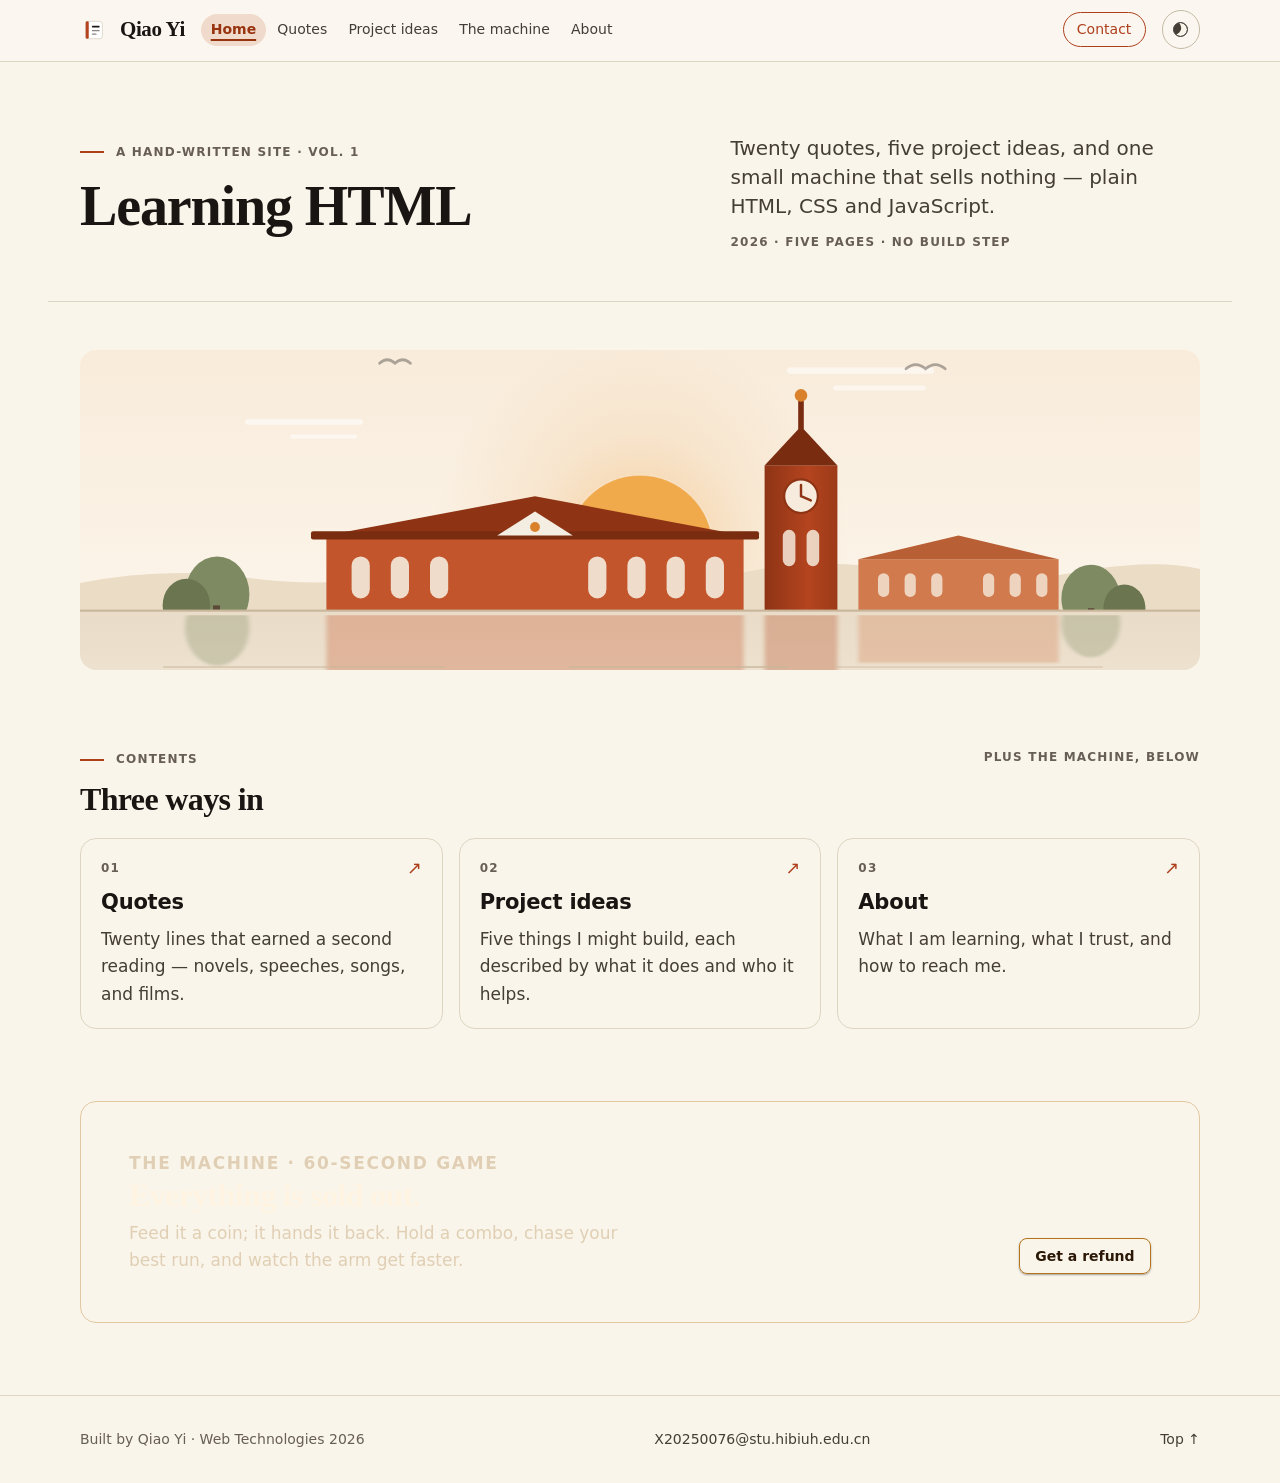
<file: index.html>
<!DOCTYPE html>
<html lang="en">
<head>
  <meta charset="UTF-8">
  <meta name="viewport" content="width=device-width, initial-scale=1.0">
  <title>Learning HTML — Quotes, Projects, and a Machine</title>
  <meta name="description" content="A small hand-written site built while learning HTML: twenty quotes, five project ideas, and a sixty-second game about a machine that gives every coin back.">
  <link rel="icon" href="favicon.svg" type="image/svg+xml">
  <!-- Runs before the first paint, and must: nav.js arrives after the page
       has already been drawn, so a visitor who chose dark last week would get
       a flash of cream paper first. Two lines, no dependencies, and it fails
       silently — if localStorage is unavailable the page simply follows the
       operating system. -->
  <script>
    try {
      var t = localStorage.getItem('theme');
      if (t === 'light' || t === 'dark') {
        document.documentElement.dataset.theme = t;
      }
    } catch (e) {}
  </script>
  <link rel="stylesheet" href="style.css">
</head>
<body>
  <a class="skip" href="#main">Skip to content</a>

  <header id="site-header"></header>

  <main id="main">
    <!-- The hero uses the same shape as every inner page's .page-head: title
         on the left, the promise of the page on the right, a hairline under
         both. The picture sits below the words rather than above them, so the
         first thing a visitor reads is the name of the site. -->
    <section class="hero">
      <div class="wrap wrap--wide page-head hero-text">
        <div class="hero-title">
          <p class="eyebrow">A hand-written site · Vol. 1</p>
          <h1>Learning HTML</h1>
        </div>
        <div class="hero-copy">
          <p class="lede">
            Twenty quotes, five project ideas, and one small machine that
            sells nothing — plain HTML, CSS and JavaScript.
          </p>
          <p class="page-head-meta hero-meta">2026 · Five pages · No build step</p>
        </div>
      </div>
      <div class="wrap wrap--wide">
        <img class="hero-img" src="images/hero.svg" width="1600" height="900"
             alt="The campus at sunrise seen across the lake: a long hall with a colonnade, a clock tower, and the sun’s reflection on the water.">
      </div>
    </section>

    <!-- The overview. Each entry says what you will find inside, not
         "click here": a link is more useful when it tells you where it goes. -->
    <section class="section wrap wrap--wide" aria-labelledby="on-this-site">
      <div class="section-head">
        <div>
          <p class="eyebrow">Contents</p>
          <h2 id="on-this-site">Three ways in</h2>
        </div>
        <p class="section-note">Plus the machine, below</p>
      </div>

      <ul class="entries">
        <li>
          <a class="entry" href="quotes.html">
            <span class="entry-top">
              <span class="entry-num">01</span>
              <span class="entry-arrow" aria-hidden="true">↗</span>
            </span>
            <span class="entry-title">Quotes</span>
            <span class="entry-desc">
              Twenty lines that earned a second reading — novels, speeches,
              songs, and films.
            </span>
          </a>
        </li>
        <li>
          <a class="entry" href="project.html">
            <span class="entry-top">
              <span class="entry-num">02</span>
              <span class="entry-arrow" aria-hidden="true">↗</span>
            </span>
            <span class="entry-title">Project ideas</span>
            <span class="entry-desc">
              Five things I might build, each described by what it does and
              who it helps.
            </span>
          </a>
        </li>
        <li>
          <a class="entry" href="about.html">
            <span class="entry-top">
              <span class="entry-num">03</span>
              <span class="entry-arrow" aria-hidden="true">↗</span>
            </span>
            <span class="entry-title">About</span>
            <span class="entry-desc">
              What I am learning, what I trust, and how to reach me.
            </span>
          </a>
        </li>
      </ul>
    </section>

    <!-- The machine gets its own dark band: it is the best thing here, and
         it should not be something you only find by reading the nav. -->
    <section class="section wrap wrap--wide">
      <div class="callout">
        <div>
          <p class="callout-kicker">The machine&nbsp;· 60&#8209;second&nbsp;game</p>
          <h2>Everything is sold out.</h2>
          <p>
            Feed it a coin; it hands it back. Hold a combo, chase your best
            run, and watch the arm get faster.
          </p>
        </div>
        <a class="btn" href="machine.html">Get a refund</a>
      </div>
    </section>
  </main>

  <footer id="site-footer"></footer>

  <script src="nav.js"></script>
</body>
</html>
</file>
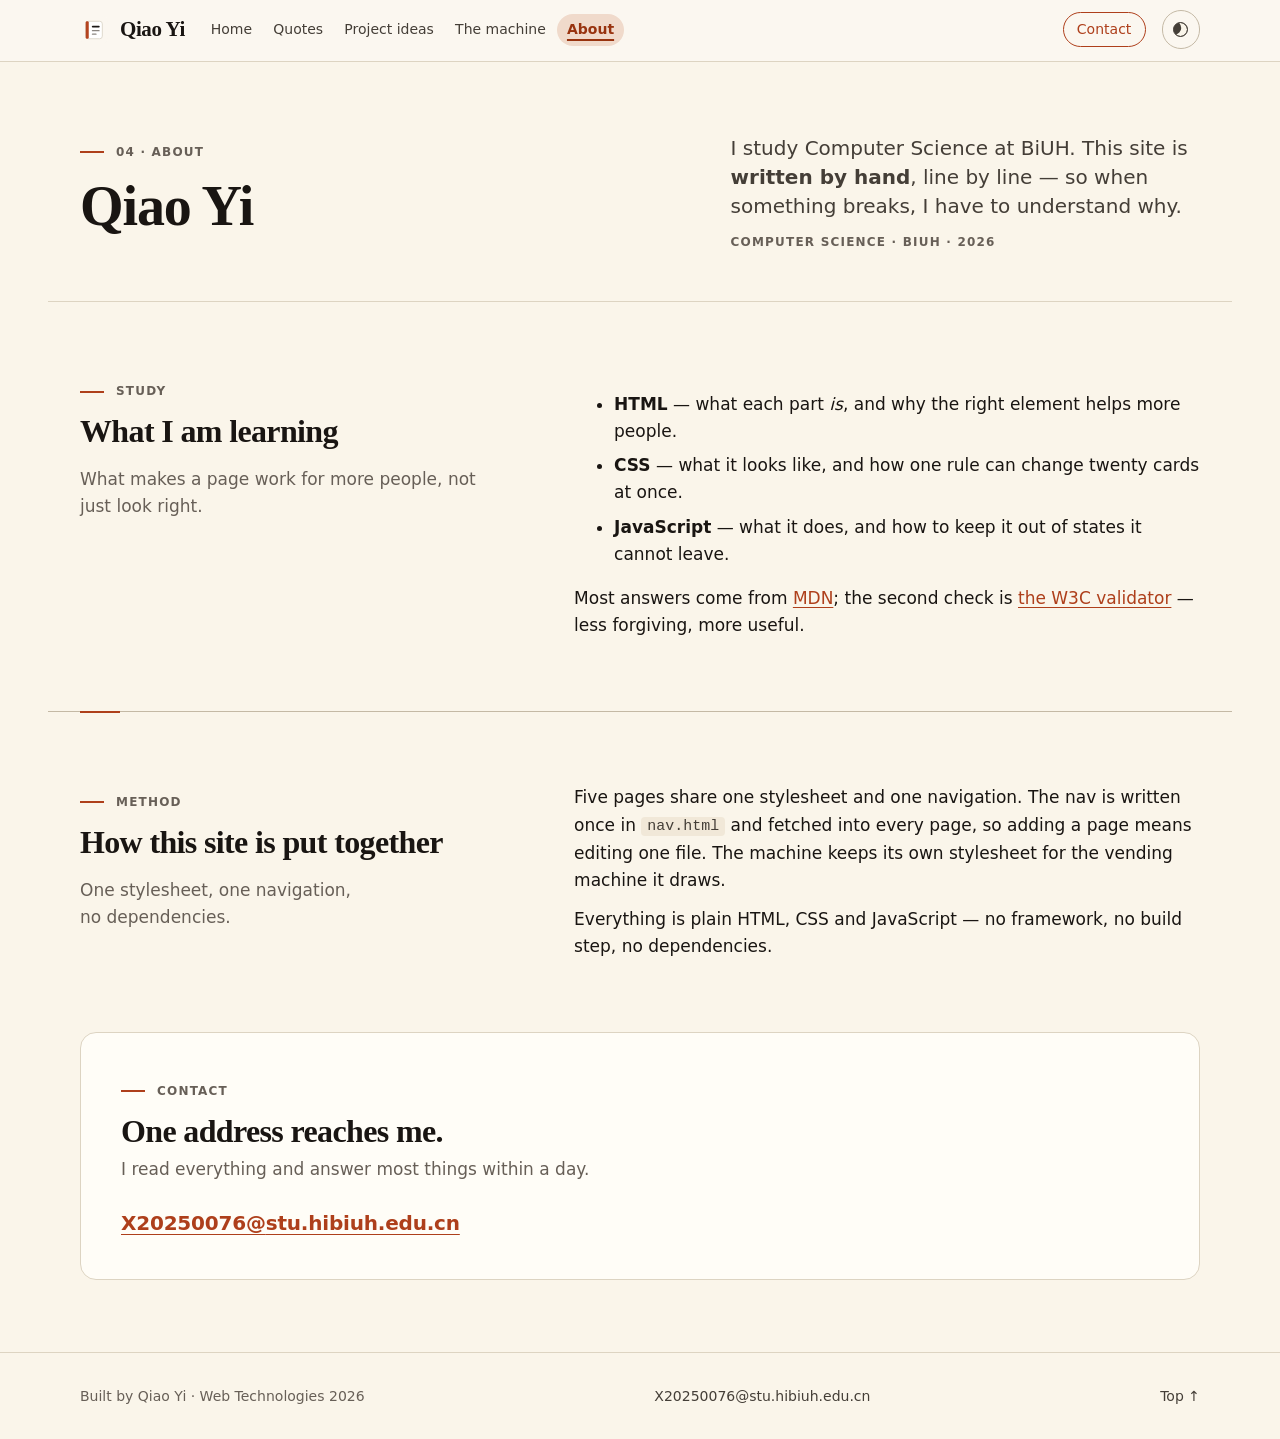
<file: about.html>
<!DOCTYPE html>
<html lang="en">
<head>
  <meta charset="UTF-8">
  <meta name="viewport" content="width=device-width, initial-scale=1.0">
  <title>About · Learning HTML</title>
  <meta name="description" content="Who writes this site, what Qiao Yi is learning, and how to get in touch.">
  <link rel="icon" href="favicon.svg" type="image/svg+xml">
  <!-- Runs before the first paint, and must: nav.js arrives after the page
       has already been drawn, so a visitor who chose dark last week would get
       a flash of cream paper first. Two lines, no dependencies, and it fails
       silently — if localStorage is unavailable the page simply follows the
       operating system. -->
  <script>
    try {
      var t = localStorage.getItem('theme');
      if (t === 'light' || t === 'dark') {
        document.documentElement.dataset.theme = t;
      }
    } catch (e) {}
  </script>
  <link rel="stylesheet" href="style.css">
</head>
<body>
  <a class="skip" href="#main">Skip to content</a>

  <header id="site-header"></header>

  <main id="main">
    <section class="page-head wrap wrap--wide">
      <div>
        <p class="eyebrow">04 · About</p>
        <h1>Qiao Yi</h1>
      </div>
      <div class="page-head-copy">
        <p class="lede">
          I study Computer Science at BiUH. This site is
          <strong>written by hand</strong>, line by line — so when something
          breaks, I have to understand why.
        </p>
        <p class="page-head-meta">Computer Science · BiUH · 2026</p>
      </div>
    </section>

    <section class="section wrap wrap--wide section-split" aria-labelledby="learning">
      <div class="section-side">
        <p class="eyebrow">Study</p>
        <h2 id="learning">What I am learning</h2>
        <p class="muted">
          What makes a page work for more people, not just look right.
        </p>
      </div>
      <div class="section-body">
        <ul>
        <li><strong>HTML</strong> — what each part <em>is</em>, and why the
          right element helps more people.</li>
        <li><strong>CSS</strong> — what it looks like, and how one rule can
          change twenty cards at once.</li>
        <li><strong>JavaScript</strong> — what it does, and how to keep it out
          of states it cannot leave.</li>
        </ul>
        <p>
          Most answers come from
          <a href="https://developer.mozilla.org">MDN</a>; the second check is
          <a href="https://validator.w3.org">the W3C validator</a> — less
          forgiving, more useful.
        </p>
      </div>
    </section>

    <section class="section wrap wrap--wide section-split section--ruled"
             aria-labelledby="how-built">
      <div class="section-side">
        <p class="eyebrow">Method</p>
        <h2 id="how-built">How this site is put together</h2>
        <p class="muted">
          One stylesheet, one navigation, no dependencies.
        </p>
      </div>
      <div class="section-body">
        <p>
          Five pages share one stylesheet and one navigation. The nav is
          written once in <code>nav.html</code> and fetched into every page, so
          adding a page means editing one file. The machine keeps its own
          stylesheet for the vending machine it draws.
        </p>
        <p>
          Everything is plain HTML, CSS and JavaScript — no framework, no build
          step, no dependencies.
        </p>
      </div>
    </section>

    <section class="section wrap wrap--wide" id="contact" aria-labelledby="contact-title">
      <div class="contact-card">
        <p class="eyebrow">Contact</p>
        <h2 id="contact-title">One address reaches me.</h2>
        <p class="muted">
          I read everything and answer most things within a day.
        </p>
        <a class="contact-email" href="mailto:X20250076@stu.hibiuh.edu.cn">
          X20250076@<wbr>stu.hibiuh.edu.cn
        </a>
      </div>
    </section>
  </main>

  <footer id="site-footer"></footer>

  <script src="nav.js"></script>
</body>
</html>
</file>
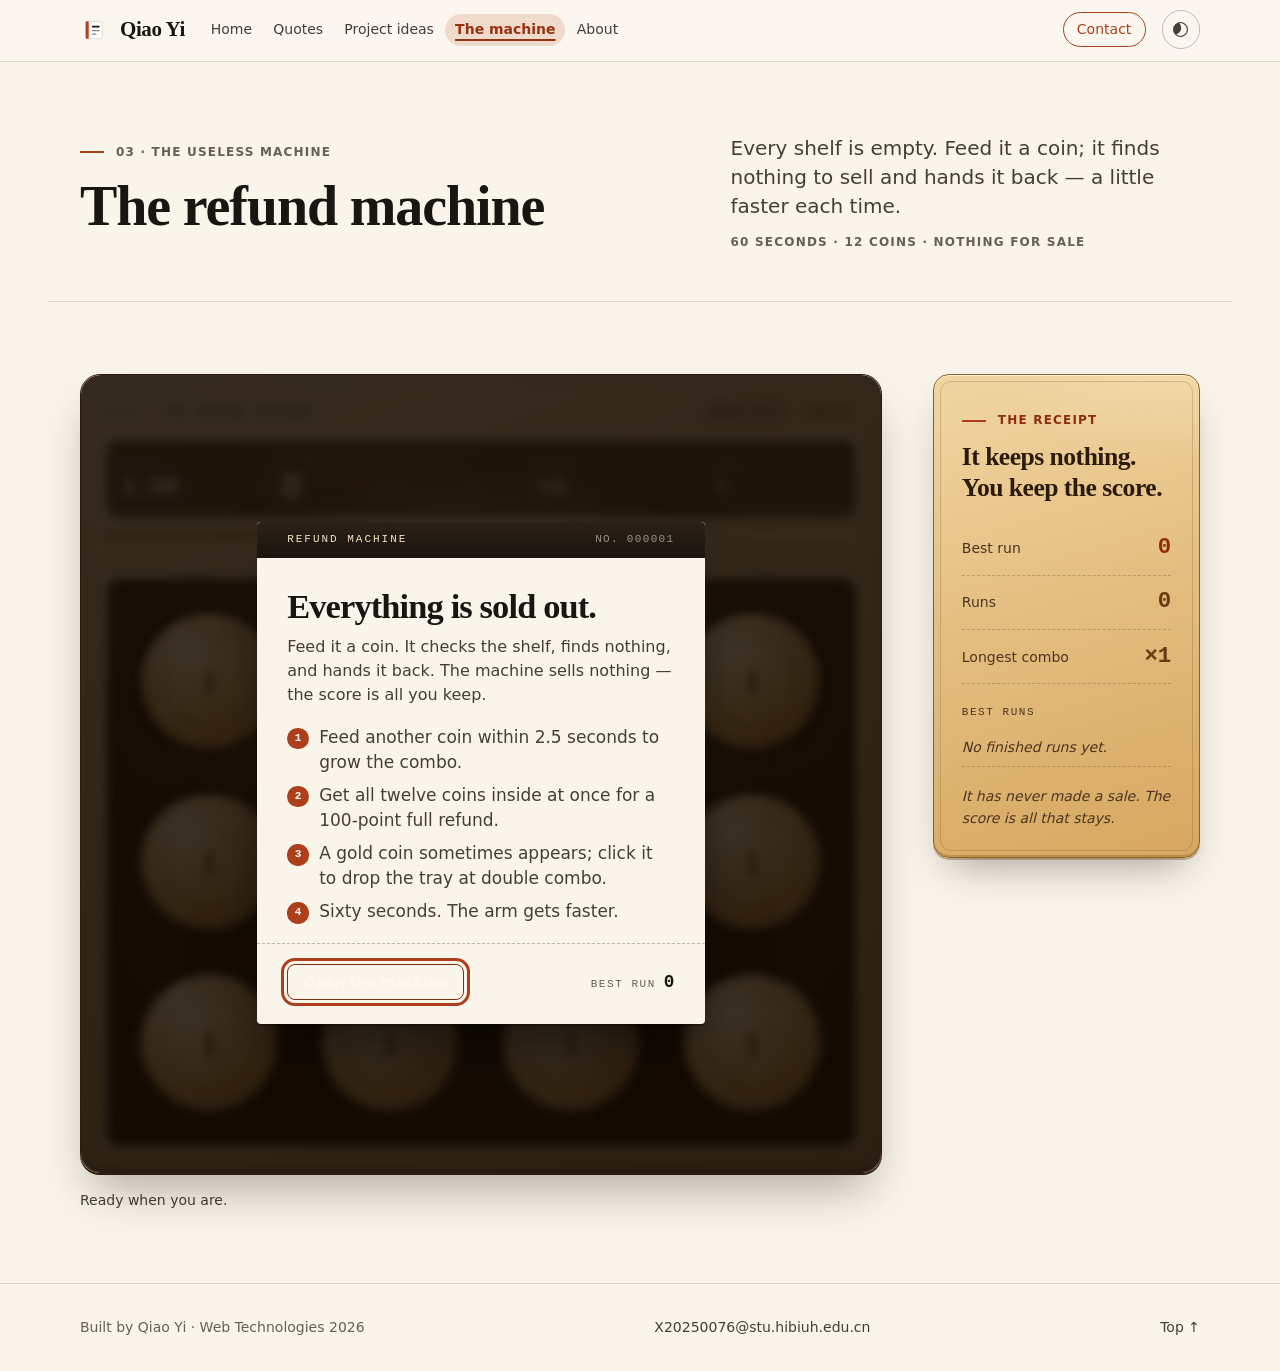
<file: machine.html>
<!DOCTYPE html>
<html lang="en">
<head>
  <meta charset="UTF-8">
  <meta name="viewport" content="width=device-width, initial-scale=1.0">
  <title>The refund machine · Learning HTML</title>
  <meta name="description" content="A vending machine where everything is sold out. Feed it a coin; it gives the coin back. Sixty seconds, twelve coins, nothing for sale.">
  <link rel="icon" href="favicon.svg" type="image/svg+xml">
  <!-- Runs before the first paint, and must: nav.js arrives after the page
       has already been drawn, so a visitor who chose dark last week would get
       a flash of cream paper first. Two lines, no dependencies, and it fails
       silently — if localStorage is unavailable the page simply follows the
       operating system. -->
  <script>
    try {
      var t = localStorage.getItem('theme');
      if (t === 'light' || t === 'dark') {
        document.documentElement.dataset.theme = t;
      }
    } catch (e) {}
  </script>
  <link rel="stylesheet" href="style.css">
  <link rel="stylesheet" href="machine.css">
</head>
<body>
  <a class="skip" href="#main">Skip to content</a>

  <header id="site-header"></header>

  <main id="main">
    <section class="page-head wrap wrap--wide">
      <div>
        <p class="eyebrow">03 · The useless machine</p>
        <h1>The refund machine</h1>
      </div>
      <div class="page-head-copy">
        <p class="lede">
          Every shelf is empty. Feed it a coin; it finds nothing to sell and
          hands it back — a little faster each time.
        </p>
        <p class="page-head-meta">60 seconds · 12 coins · nothing for sale</p>
      </div>
    </section>

    <!-- ============================ The machine ============================ -->
    <section class="wrap wrap--wide machine-layout" aria-labelledby="machine-title">
      <h2 class="visually-hidden" id="machine-title">The machine</h2>

      <div class="machine-main">
        <div class="refund-panel" id="panel">
          <div class="panel-top">
            <span class="panel-mark">R.M. · The refund machine</span>
            <span class="panel-stamp">Sold out</span>
            <span class="panel-state" id="panel-state">Ready</span>
          </div>

          <div class="panel-hud">
            <div class="hud-stat hud-stat--time">
              <span class="hud-label">Time</span>
              <strong id="time">1:00</strong>
            </div>
            <div class="hud-stat hud-stat--score">
              <span class="hud-label">Score</span>
              <strong id="score">0</strong>
            </div>
            <div class="hud-stat hud-stat--combo">
              <span class="hud-label">Combo</span>
              <strong id="combo">×1</strong>
            </div>
            <div class="hud-stat hud-stat--best">
              <span class="hud-label">Best</span>
              <strong id="best">0</strong>
            </div>
          </div>

          <div class="timer-track" aria-hidden="true">
            <span id="timer-fill"></span>
          </div>

          <!-- Decoration only: it says the joke in the machine's own voice.
               The shelves are not controls, so this is hidden from assistive
               technology and takes no focus. -->
          <p class="shelf-strip" aria-hidden="true">All shelves sold out</p>

          <div class="coin-board" id="board" role="group"
               aria-label="Twelve coins in the return tray" tabindex="-1">
            <span class="combo-flash" id="combo-flash" aria-hidden="true"></span>
            <button class="coin is-in-tray" type="button"
                    aria-label="Coin 1, in the tray. Feed it to the machine."
                    data-coin="0">
              <span class="coin-stage" aria-hidden="true">
                <span class="coin-slot"></span>
                <span class="coin-disc"><span class="coin-face">1</span></span>
                <span class="coin-arm"></span>
              </span>
              <span class="coin-pop" aria-hidden="true"></span>
            </button>
            <button class="coin is-in-tray" type="button"
                    aria-label="Coin 2, in the tray. Feed it to the machine."
                    data-coin="1">
              <span class="coin-stage" aria-hidden="true">
                <span class="coin-slot"></span>
                <span class="coin-disc"><span class="coin-face">1</span></span>
                <span class="coin-arm"></span>
              </span>
              <span class="coin-pop" aria-hidden="true"></span>
            </button>
            <button class="coin is-in-tray" type="button"
                    aria-label="Coin 3, in the tray. Feed it to the machine."
                    data-coin="2">
              <span class="coin-stage" aria-hidden="true">
                <span class="coin-slot"></span>
                <span class="coin-disc"><span class="coin-face">1</span></span>
                <span class="coin-arm"></span>
              </span>
              <span class="coin-pop" aria-hidden="true"></span>
            </button>
            <button class="coin is-in-tray" type="button"
                    aria-label="Coin 4, in the tray. Feed it to the machine."
                    data-coin="3">
              <span class="coin-stage" aria-hidden="true">
                <span class="coin-slot"></span>
                <span class="coin-disc"><span class="coin-face">1</span></span>
                <span class="coin-arm"></span>
              </span>
              <span class="coin-pop" aria-hidden="true"></span>
            </button>
            <button class="coin is-in-tray" type="button"
                    aria-label="Coin 5, in the tray. Feed it to the machine."
                    data-coin="4">
              <span class="coin-stage" aria-hidden="true">
                <span class="coin-slot"></span>
                <span class="coin-disc"><span class="coin-face">1</span></span>
                <span class="coin-arm"></span>
              </span>
              <span class="coin-pop" aria-hidden="true"></span>
            </button>
            <button class="coin is-in-tray" type="button"
                    aria-label="Coin 6, in the tray. Feed it to the machine."
                    data-coin="5">
              <span class="coin-stage" aria-hidden="true">
                <span class="coin-slot"></span>
                <span class="coin-disc"><span class="coin-face">1</span></span>
                <span class="coin-arm"></span>
              </span>
              <span class="coin-pop" aria-hidden="true"></span>
            </button>
            <button class="coin is-in-tray" type="button"
                    aria-label="Coin 7, in the tray. Feed it to the machine."
                    data-coin="6">
              <span class="coin-stage" aria-hidden="true">
                <span class="coin-slot"></span>
                <span class="coin-disc"><span class="coin-face">1</span></span>
                <span class="coin-arm"></span>
              </span>
              <span class="coin-pop" aria-hidden="true"></span>
            </button>
            <button class="coin is-in-tray" type="button"
                    aria-label="Coin 8, in the tray. Feed it to the machine."
                    data-coin="7">
              <span class="coin-stage" aria-hidden="true">
                <span class="coin-slot"></span>
                <span class="coin-disc"><span class="coin-face">1</span></span>
                <span class="coin-arm"></span>
              </span>
              <span class="coin-pop" aria-hidden="true"></span>
            </button>
            <button class="coin is-in-tray" type="button"
                    aria-label="Coin 9, in the tray. Feed it to the machine."
                    data-coin="8">
              <span class="coin-stage" aria-hidden="true">
                <span class="coin-slot"></span>
                <span class="coin-disc"><span class="coin-face">1</span></span>
                <span class="coin-arm"></span>
              </span>
              <span class="coin-pop" aria-hidden="true"></span>
            </button>
            <button class="coin is-in-tray" type="button"
                    aria-label="Coin 10, in the tray. Feed it to the machine."
                    data-coin="9">
              <span class="coin-stage" aria-hidden="true">
                <span class="coin-slot"></span>
                <span class="coin-disc"><span class="coin-face">1</span></span>
                <span class="coin-arm"></span>
              </span>
              <span class="coin-pop" aria-hidden="true"></span>
            </button>
            <button class="coin is-in-tray" type="button"
                    aria-label="Coin 11, in the tray. Feed it to the machine."
                    data-coin="10">
              <span class="coin-stage" aria-hidden="true">
                <span class="coin-slot"></span>
                <span class="coin-disc"><span class="coin-face">1</span></span>
                <span class="coin-arm"></span>
              </span>
              <span class="coin-pop" aria-hidden="true"></span>
            </button>
            <button class="coin is-in-tray" type="button"
                    aria-label="Coin 12, in the tray. Feed it to the machine."
                    data-coin="11">
              <span class="coin-stage" aria-hidden="true">
                <span class="coin-slot"></span>
                <span class="coin-disc"><span class="coin-face">1</span></span>
                <span class="coin-arm"></span>
              </span>
              <span class="coin-pop" aria-hidden="true"></span>
            </button>
          </div>

          <!-- Start and end are the same panel, swapped by machine.js.
               It is a ticket: a brass header strip, a torn lower edge, and a
               counterfoil at the bottom for the record. -->
          <div class="game-overlay" id="overlay">
            <div class="overlay-card" role="dialog" aria-modal="true"
                 aria-labelledby="overlay-title">
              <div class="ticket-head">
                <span class="ticket-name">Refund machine</span>
                <span class="ticket-serial">No. 000 000</span>
              </div>

              <div class="ticket-body">
                <h2 id="overlay-title">Everything is sold out.</h2>
                <p id="overlay-copy">
                  Feed it a coin. It checks the shelf, finds nothing, and hands
                  it back. The machine sells nothing — the score is all you keep.
                </p>
                <ul class="overlay-rules" id="overlay-rules">
                  <li>Feed another coin within 2.5 seconds to grow the combo.</li>
                  <li>Get all twelve coins inside at once for a 100-point full refund.</li>
                  <li>A gold coin sometimes appears; click it to drop the tray at double combo.</li>
                  <li>Sixty seconds. The arm gets faster.</li>
                </ul>
              </div>

              <div class="ticket-foot">
                <button class="btn" id="start" type="button">Open the machine</button>
                <p class="overlay-best">
                  <span>Best run</span>
                  <strong id="overlay-best">0</strong>
                </p>
              </div>
            </div>
          </div>
        </div>

        <p class="game-status" id="status" role="status">
          Ready when you are.
        </p>
      </div>

      <!-- The receipt. The machine keeps nothing; the visitor keeps the score. -->
      <aside class="receipt" aria-labelledby="receipt-title">
        <p class="eyebrow">The receipt</p>
        <h2 id="receipt-title">It keeps nothing. You keep the score.</h2>

        <dl class="record-stats">
          <div>
            <dt>Best run</dt>
            <dd id="record-best">0</dd>
          </div>
          <div>
            <dt>Runs</dt>
            <dd id="record-runs">0</dd>
          </div>
          <div>
            <dt>Longest combo</dt>
            <dd id="record-combo">×1</dd>
          </div>
        </dl>

        <p class="record-label">Best runs</p>
        <ol class="score-list" id="score-list"></ol>

        <p class="record-note">
          It has never made a sale. The score is all that stays.
        </p>
      </aside>
    </section>

  </main>

  <footer id="site-footer"></footer>

  <script src="nav.js"></script>
  <script src="machine.js"></script>
</body>
</html>
</file>
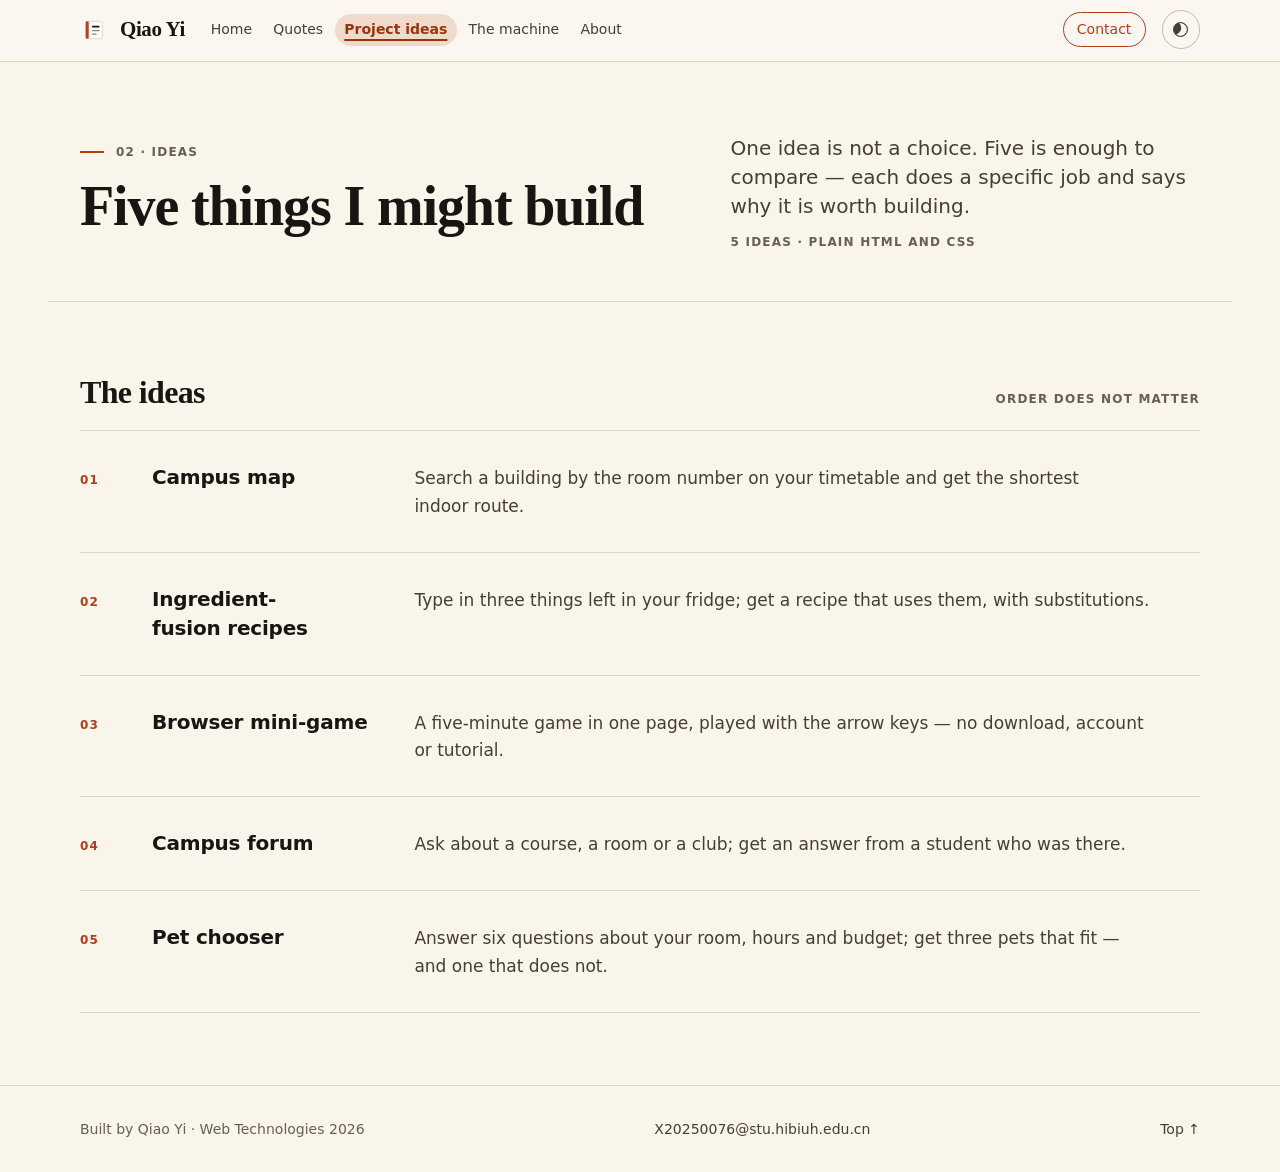
<file: project.html>
<!DOCTYPE html>
<html lang="en">
<head>
  <meta charset="UTF-8">
  <meta name="viewport" content="width=device-width, initial-scale=1.0">
  <title>Project ideas · Learning HTML</title>
  <meta name="description" content="Five projects Qiao Yi might build — a campus map, a recipe finder for three ingredients, a browser mini-game, a campus forum, and a guide to choosing a pet.">
  <link rel="icon" href="favicon.svg" type="image/svg+xml">
  <!-- Runs before the first paint, and must: nav.js arrives after the page
       has already been drawn, so a visitor who chose dark last week would get
       a flash of cream paper first. Two lines, no dependencies, and it fails
       silently — if localStorage is unavailable the page simply follows the
       operating system. -->
  <script>
    try {
      var t = localStorage.getItem('theme');
      if (t === 'light' || t === 'dark') {
        document.documentElement.dataset.theme = t;
      }
    } catch (e) {}
  </script>
  <link rel="stylesheet" href="style.css">
</head>
<body>
  <a class="skip" href="#main">Skip to content</a>

  <header id="site-header"></header>

  <main id="main">
    <section class="page-head wrap wrap--wide">
      <div>
        <p class="eyebrow">02 · Ideas</p>
        <h1>Five things I might build</h1>
      </div>
      <div class="page-head-copy">
        <p class="lede">
          One idea is not a choice. Five is enough to compare — each does a
          specific job and says why it is worth building.
        </p>
        <p class="page-head-meta">5 ideas · Plain HTML and CSS</p>
      </div>
    </section>

    <!-- An unordered list: these five have no order. One is not "first",
         it is just one of them. -->
    <section class="section wrap wrap--wide" aria-labelledby="ideas">
      <div class="section-head">
        <h2 id="ideas">The ideas</h2>
        <p class="section-note">Order does not matter</p>
      </div>

      <ul class="idea-list">
        <li>
          <span class="idea-name">Campus map</span>
          <p>Search a building by the room number on your timetable and get
            the shortest indoor route.</p>
        </li>
        <li>
          <span class="idea-name">Ingredient-fusion recipes</span>
          <p>Type in three things left in your fridge; get a recipe that uses
            them, with substitutions.</p>
        </li>
        <li>
          <span class="idea-name">Browser mini-game</span>
          <p>A five-minute game in one page, played with the arrow keys — no
            download, account or tutorial.</p>
        </li>
        <li>
          <span class="idea-name">Campus forum</span>
          <p>Ask about a course, a room or a club; get an answer from a student
            who was there.</p>
        </li>
        <li>
          <span class="idea-name">Pet chooser</span>
          <p>Answer six questions about your room, hours and budget; get three
            pets that fit — and one that does not.</p>
        </li>
      </ul>
    </section>

  </main>

  <footer id="site-footer"></footer>

  <script src="nav.js"></script>
</body>
</html>
</file>
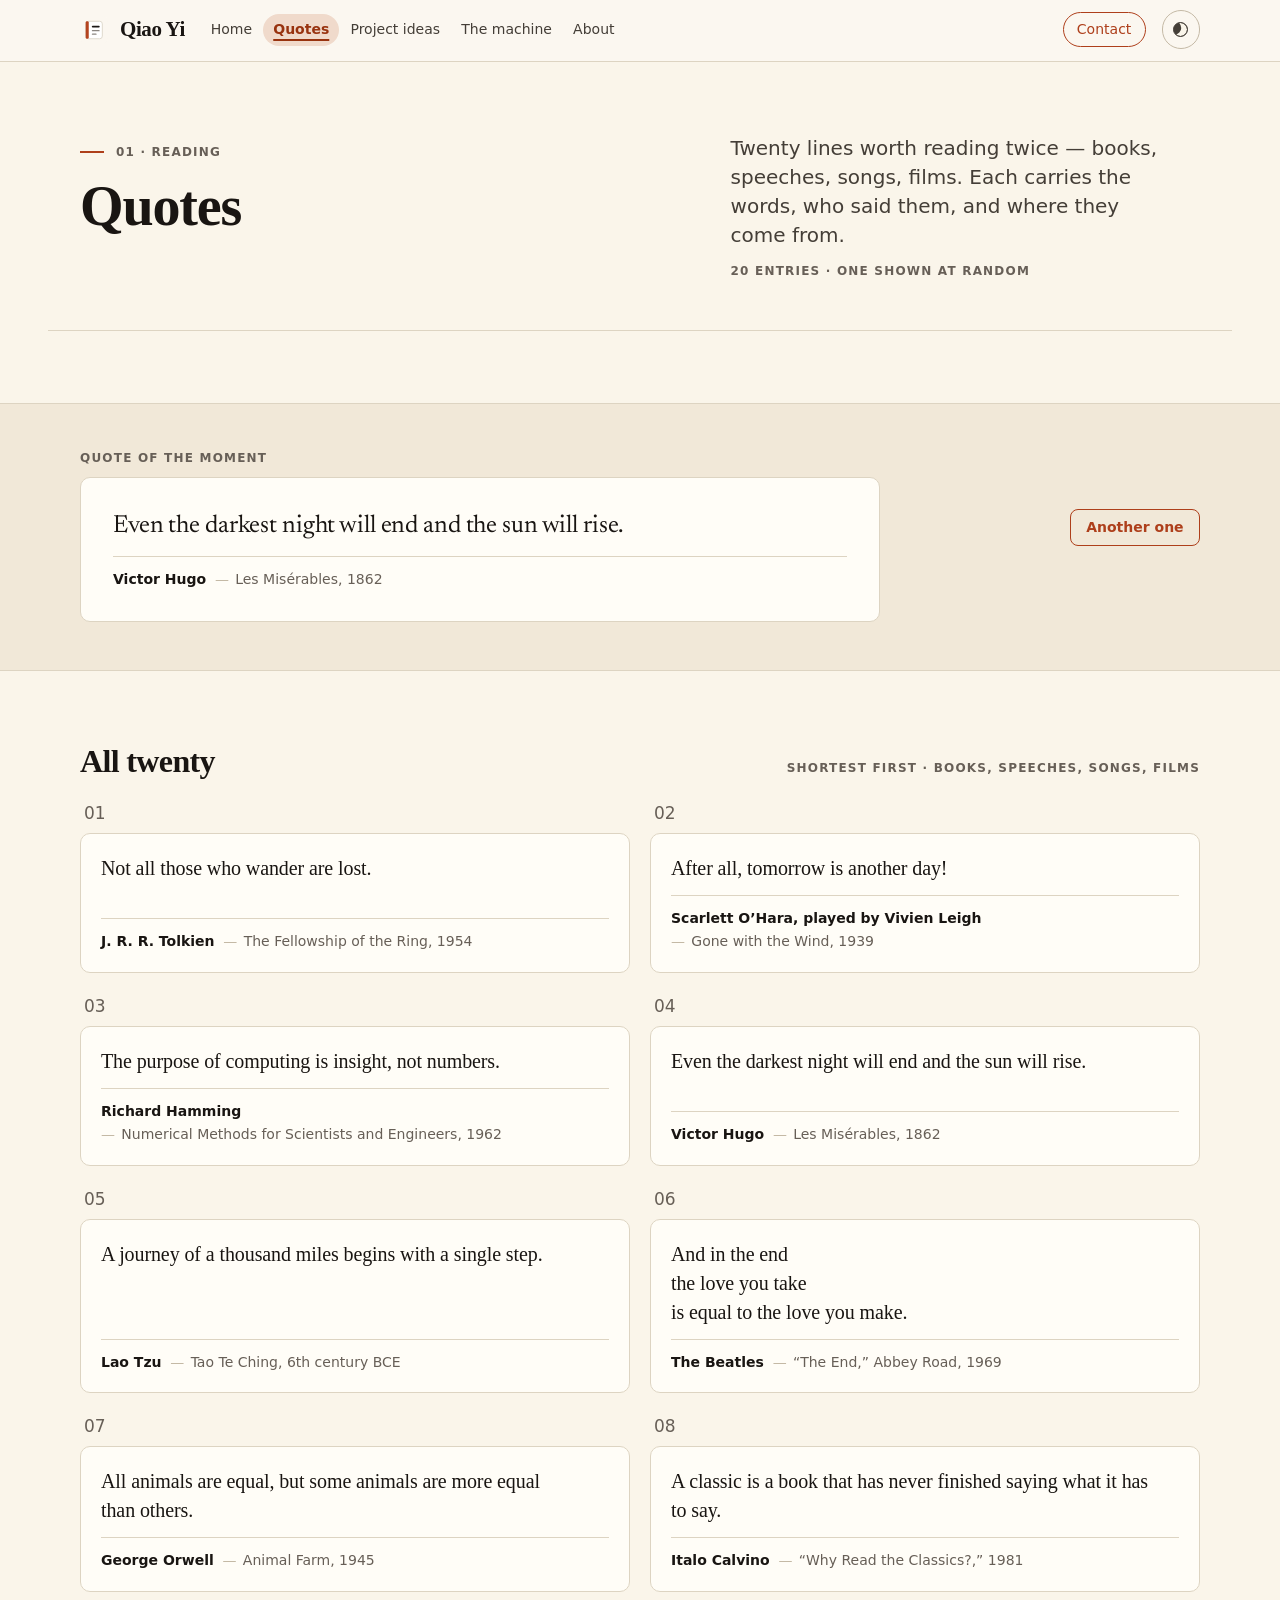
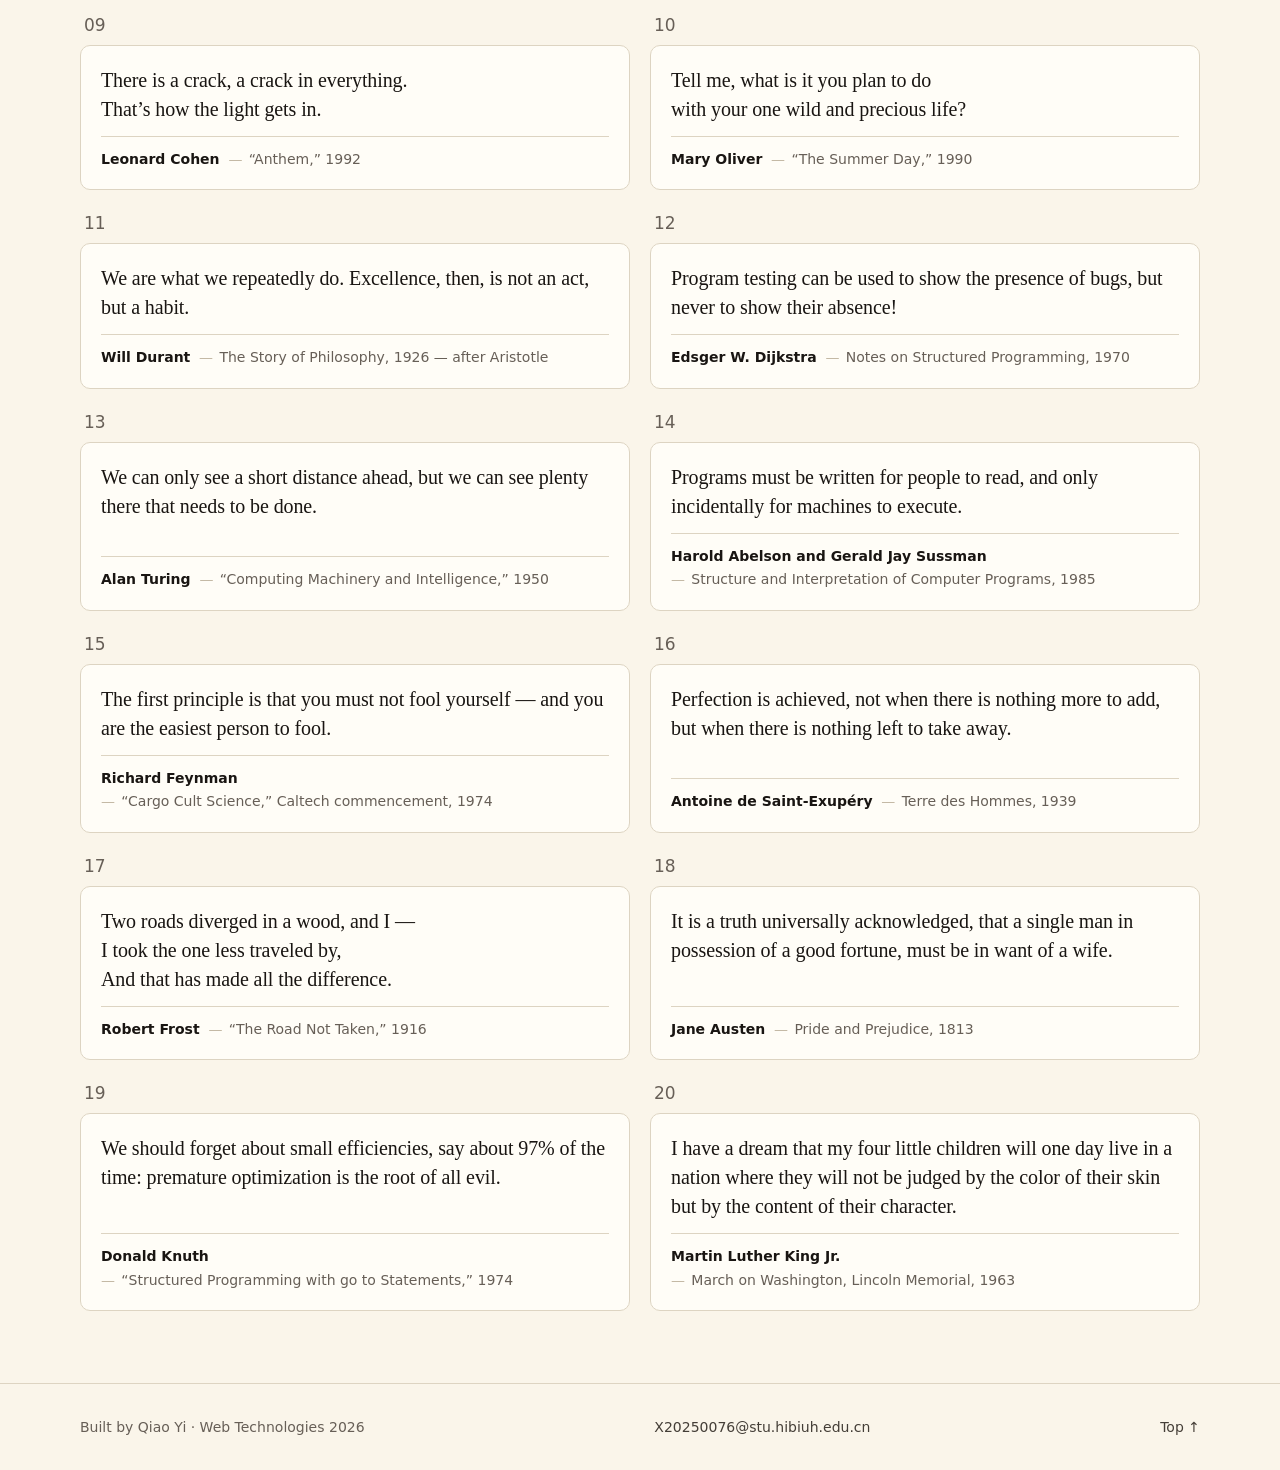
<file: quotes.html>
<!DOCTYPE html>
<html lang="en">
<head>
  <meta charset="UTF-8">
  <meta name="viewport" content="width=device-width, initial-scale=1.0">
  <title>Quotes · Learning HTML</title>
  <meta name="description" content="Twenty quotations in English — books, speeches, songs and films — each with its author and its source.">
  <link rel="icon" href="favicon.svg" type="image/svg+xml">
  <!-- Runs before the first paint, and must: nav.js arrives after the page
       has already been drawn, so a visitor who chose dark last week would get
       a flash of cream paper first. Two lines, no dependencies, and it fails
       silently — if localStorage is unavailable the page simply follows the
       operating system. -->
  <script>
    try {
      var t = localStorage.getItem('theme');
      if (t === 'light' || t === 'dark') {
        document.documentElement.dataset.theme = t;
      }
    } catch (e) {}
  </script>
  <link rel="stylesheet" href="style.css">
</head>
<body>
  <a class="skip" href="#main">Skip to content</a>

  <header id="site-header"></header>

  <main id="main">
    <section class="page-head wrap wrap--wide">
      <div>
        <p class="eyebrow">01 · Reading</p>
        <h1>Quotes</h1>
      </div>
      <div class="page-head-copy">
        <p class="lede">
          Twenty lines worth reading twice — books, speeches, songs, films.
          Each carries the words, who said them, and where they come from.
        </p>
        <p class="page-head-meta">20 entries · One shown at random</p>
      </div>
    </section>

    <!-- The spotlight band. quotes.js copies one random card from the list
         below into .spotlight-inner on load, and re-rolls it on the button.
         The cards below are the only place the quote text is written. -->
    <section class="spotlight" aria-labelledby="spotlight-title">
      <div class="wrap wrap--wide">
        <h2 class="spotlight-label" id="spotlight-title">Quote of the moment</h2>
        <div class="spotlight-inner" id="spotlight" aria-live="polite">
          <!-- Filled by quotes.js. Empty here on purpose: with JavaScript
               off, the full list below is still right there. -->
          <button class="btn btn--ghost" type="button" id="reroll">
            Another one
          </button>
        </div>
      </div>
    </section>

    <section class="section wrap wrap--wide" aria-labelledby="all-quotes">
      <div class="section-head">
        <h2 id="all-quotes">All twenty</h2>
        <p class="section-note">Shortest first · Books, speeches, songs, films</p>
      </div>

      <ul class="quote-grid">

        <li>
          <article class="quote">
            <blockquote>
              <p>Not all those who wander are lost.</p>
            </blockquote>
            <footer>
              <cite>J. R. R. Tolkien</cite>
              <span class="source">The Fellowship of the Ring, 1954</span>
            </footer>
          </article>
        </li>

        <li>
          <article class="quote">
            <blockquote>
              <p>After all, tomorrow is another day!</p>
            </blockquote>
            <footer>
              <cite>Scarlett O’Hara, played by Vivien Leigh</cite>
              <span class="source">Gone with the Wind, 1939</span>
            </footer>
          </article>
        </li>

        <li>
          <article class="quote">
            <blockquote>
              <p>The purpose of computing is insight, not numbers.</p>
            </blockquote>
            <footer>
              <cite>Richard Hamming</cite>
              <span class="source">Numerical Methods for Scientists and Engineers, 1962</span>
            </footer>
          </article>
        </li>

        <li>
          <article class="quote">
            <blockquote>
              <p>Even the darkest night will end and the sun will rise.</p>
            </blockquote>
            <footer>
              <cite>Victor Hugo</cite>
              <span class="source">Les Misérables, 1862</span>
            </footer>
          </article>
        </li>

        <li>
          <article class="quote">
            <blockquote>
              <p>A journey of a thousand miles begins with a single step.</p>
            </blockquote>
            <footer>
              <cite>Lao Tzu</cite>
              <span class="source">Tao Te Ching, 6th century BCE</span>
            </footer>
          </article>
        </li>

        <li>
          <article class="quote">
            <blockquote>
              <p>And in the end<br>
                 the love you take<br>
                 is equal to the love you make.</p>
            </blockquote>
            <footer>
              <cite>The Beatles</cite>
              <span class="source">“The End,” Abbey Road, 1969</span>
            </footer>
          </article>
        </li>

        <li>
          <article class="quote">
            <blockquote>
              <p>All animals are equal, but some animals are more equal than
                 others.</p>
            </blockquote>
            <footer>
              <cite>George Orwell</cite>
              <span class="source">Animal Farm, 1945</span>
            </footer>
          </article>
        </li>

        <li>
          <article class="quote">
            <blockquote>
              <p>A classic is a book that has never finished saying what it
                 has to say.</p>
            </blockquote>
            <footer>
              <cite>Italo Calvino</cite>
              <span class="source">“Why Read the Classics?,” 1981</span>
            </footer>
          </article>
        </li>

        <li>
          <article class="quote">
            <blockquote>
              <p>There is a crack, a crack in everything.<br>
                 That’s how the light gets in.</p>
            </blockquote>
            <footer>
              <cite>Leonard Cohen</cite>
              <span class="source">“Anthem,” 1992</span>
            </footer>
          </article>
        </li>

        <li>
          <article class="quote">
            <blockquote>
              <p>Tell me, what is it you plan to do<br>
                 with your one wild and precious life?</p>
            </blockquote>
            <footer>
              <cite>Mary Oliver</cite>
              <span class="source">“The Summer Day,” 1990</span>
            </footer>
          </article>
        </li>

        <li>
          <article class="quote">
            <blockquote>
              <p>We are what we repeatedly do. Excellence, then, is not an
                 act, but a habit.</p>
            </blockquote>
            <footer>
              <cite>Will Durant</cite>
              <span class="source">The Story of Philosophy, 1926 — after Aristotle</span>
            </footer>
          </article>
        </li>

        <li>
          <article class="quote">
            <blockquote>
              <p>Program testing can be used to show the presence of bugs, but
                 never to show their absence!</p>
            </blockquote>
            <footer>
              <cite>Edsger W. Dijkstra</cite>
              <span class="source">Notes on Structured Programming, 1970</span>
            </footer>
          </article>
        </li>

        <li>
          <article class="quote">
            <blockquote>
              <p>We can only see a short distance ahead, but we can see plenty
                 there that needs to be done.</p>
            </blockquote>
            <footer>
              <cite>Alan Turing</cite>
              <span class="source">“Computing Machinery and Intelligence,” 1950</span>
            </footer>
          </article>
        </li>

        <li>
          <article class="quote">
            <blockquote>
              <p>Programs must be written for people to read, and only
                 incidentally for machines to execute.</p>
            </blockquote>
            <footer>
              <cite>Harold Abelson and Gerald Jay Sussman</cite>
              <span class="source">Structure and Interpretation of Computer Programs, 1985</span>
            </footer>
          </article>
        </li>

        <li>
          <article class="quote">
            <blockquote>
              <p>The first principle is that you must not fool yourself —
                 and you are the easiest person to fool.</p>
            </blockquote>
            <footer>
              <cite>Richard Feynman</cite>
              <span class="source">“Cargo Cult Science,” Caltech commencement, 1974</span>
            </footer>
          </article>
        </li>

        <li>
          <article class="quote">
            <blockquote>
              <p>Perfection is achieved, not when there is nothing more to add,
                 but when there is nothing left to take away.</p>
            </blockquote>
            <footer>
              <cite>Antoine de Saint-Exupéry</cite>
              <span class="source">Terre des Hommes, 1939</span>
            </footer>
          </article>
        </li>

        <li>
          <article class="quote">
            <blockquote>
              <p>Two roads diverged in a wood, and I —<br>
                 I took the one less traveled by,<br>
                 And that has made all the difference.</p>
            </blockquote>
            <footer>
              <cite>Robert Frost</cite>
              <span class="source">“The Road Not Taken,” 1916</span>
            </footer>
          </article>
        </li>

        <li>
          <article class="quote">
            <blockquote>
              <p>It is a truth universally acknowledged, that a single man in
                 possession of a good fortune, must be in want of a wife.</p>
            </blockquote>
            <footer>
              <cite>Jane Austen</cite>
              <span class="source">Pride and Prejudice, 1813</span>
            </footer>
          </article>
        </li>

        <li>
          <article class="quote">
            <blockquote>
              <p>We should forget about small efficiencies, say about 97% of
                 the time: premature optimization is the root of all evil.</p>
            </blockquote>
            <footer>
              <cite>Donald Knuth</cite>
              <span class="source">“Structured Programming with go to Statements,” 1974</span>
            </footer>
          </article>
        </li>

        <li>
          <article class="quote">
            <blockquote>
              <p>I have a dream that my four little children will one day live
                 in a nation where they will not be judged by the color of
                 their skin but by the content of their character.</p>
            </blockquote>
            <footer>
              <cite>Martin Luther King Jr.</cite>
              <span class="source">March on Washington, Lincoln Memorial, 1963</span>
            </footer>
          </article>
        </li>

      </ul>
    </section>
  </main>

  <footer id="site-footer"></footer>

  <script src="nav.js"></script>
  <script src="quotes.js"></script>
</body>
</html>
</file>
<file: style.css>
/* ==========================================================================
   my-site — one stylesheet, five pages
   --------------------------------------------------------------------------
   Reading order:
     1  Tokens        — every colour and size, named once
     2  Reset & base  — the floor every browser starts from
     3  Layout        — the columns
     4  Typography    — sizes, set once, inherited everywhere
     5  Links, buttons, skip link
     6  Nav (injected by nav.js)
     7  Site footer (injected by nav.js)
     8  Hero
     9  Entry cards   — the homepage's three doors
    10  Quote cards   — ONE rule, twenty cards
    11  Spotlight     — the random quote band
    12  Project lists — ul, dl, ol, each doing its own job
    13  Callout       — the dark block advertising the machine
    14  Small screens & reduced motion
   ========================================================================== */

/* The spotlight's display serif, self-hosted: one variable WOFF2 for 400–500,
   latin subset, with the OFL text beside it in fonts/OFL.txt. Self-hosting
   keeps the site free of a runtime font CDN. */
@font-face {
  font-family: "Newsreader";
  src: url("fonts/newsreader-latin.woff2") format("woff2");
  font-style: normal;
  font-weight: 400 500;
  font-display: swap;
}

/* 1 · Tokens ---------------------------------------------------------------
   A custom property is a value with a name. Change it here and it changes
   everywhere; that is the same argument as using a class instead of twenty
   inline styles, one level up.

   Every colour below is written once, as light-dark(light, dark). That keeps
   ONE palette in ONE place instead of two lists that have to be kept in step
   — the failure mode of a second theme is always that someone adds a colour
   to the light one and forgets the dark. light-dark() resolves against
   color-scheme, which this block sets, and the switch on the page sets.

   Both gradients and plain colours are allowed to use it; a gradient is just
   a list of colours. What it cannot do is hold another var(), because then
   the substituted value could itself be a light-dark() and the function
   would have no single colour to choose between — so the button gradients
   spell their three stops out rather than reaching for --accent. */
:root {
  color-scheme: light;

  /* paper: the page, the cards on it, and quiet panels */
  --paper:      light-dark(#FAF5EA, #17150F);
  --paper-raised: light-dark(#FFFDF7, #201D16);
  --paper-sunk: light-dark(#F1E8D8, #12110C);

  /* ink: three text weights. In dark they are warm off-whites rather than
     pure white, which is the difference between paper at night and a screen. */
  --ink:        light-dark(#191512, #F4EDE0);
  --ink-soft:   light-dark(#443E37, #D2C9B8);
  --ink-faint:  light-dark(#675F57, #A79E8D);

  --rule:        light-dark(#DDD4C2, #353026);
  --rule-strong: light-dark(#C4B9A5, #4A4436);

  /* The one loud colour. It lifts on dark because a dark red on a dark
     ground is a smudge; the warmth stays in it either way. */
  --accent:      light-dark(#AE3F1B, #E8703F);
  --accent-dark: light-dark(#822D0E, #FF9066);   /* its hover state */
  --accent-deep: light-dark(#98330F, #F08355);   /* red on a red wash */
  --accent-soft: light-dark(#F0DACB, #3A2418);   /* its wash: nav, tags */
  --amber:       light-dark(#D9822B, #E9A24F);   /* the machine's brass */
  --amber-light: light-dark(#E9A24F, #FFC978);

  --card:       light-dark(linear-gradient(180deg, #FFFFFF, #FEFBF5),
                           linear-gradient(180deg, #232019, #1C1914));
  --card-hover: light-dark(#FFFCF4, #2A2620);
  --nav-bg:     light-dark(rgb(251 247 240 / .93), rgb(23 21 15 / .93));

  --btn-ink:  light-dark(#FFF8F2, #1A0E07);
  --btn-face: light-dark(linear-gradient(180deg, #BE4B25, #AE3F1B 55%, #9E3714),
                         linear-gradient(180deg, #F08355, #E8703F 55%, #C85A2E));
  --btn-face-hover:
    light-dark(linear-gradient(180deg, #C95630, #B64620 55%, #8B2F10),
               linear-gradient(180deg, #FF9670, #F07A48 55%, #D2653A));

  /* The dark callout band is dark in both themes — it is the machine's
     advertisement, and it should read as an object either way. Only its
     surroundings change. */
  --band: light-dark(linear-gradient(135deg, #2E2114, #4A3118),
                     linear-gradient(135deg, #3A2A18, #5A3C1E));
  --band-ink:     light-dark(#FFF4E2, #FFF6E8);
  --band-ink-dim: light-dark(#E0CFB4, #E4D3B8);
  --band-rule:    light-dark(#B4741F, #C98A38);
  --band-btn-ink: light-dark(#2A1706, #241507);
  --band-btn-face:
    light-dark(linear-gradient(180deg, #F2B662, #D9822B 55%, #B86D1A),
               linear-gradient(180deg, #F2B662, #D9822B 55%, #B86D1A));
  --band-btn-face-hover:
    light-dark(linear-gradient(180deg, #FFC978, #E89440 55%, #C5751C),
               linear-gradient(180deg, #FFC978, #E89440 55%, #C5751C));

  --step-ink:  light-dark(#FFFFFF, #17150F);
  --shadow-rgb: light-dark(28 25 23, 0 0 0);
  --hero-top: light-dark(#FFFDF8, #241F16);

  /* The paper texture is a data URI, so it cannot read a custom property from
     inside itself — the whole layer is the token instead. On dark it flips
     from a 3.5% black speckle to a 3% white one; the same file left as-is
     would be invisible against charcoal. */
  --grain: light-dark(
    url("data:image/svg+xml,%3Csvg xmlns='http://www.w3.org/2000/svg' width='180' height='180'%3E%3Cfilter id='n'%3E%3CfeTurbulence type='fractalNoise' baseFrequency='.82' numOctaves='3' stitchTiles='stitch'/%3E%3CfeColorMatrix type='saturate' values='0'/%3E%3C/filter%3E%3Crect width='180' height='180' filter='url(%23n)' opacity='.035'/%3E%3C/svg%3E"),
    url("data:image/svg+xml,%3Csvg xmlns='http://www.w3.org/2000/svg' width='180' height='180'%3E%3Cfilter id='n'%3E%3CfeTurbulence type='fractalNoise' baseFrequency='.82' numOctaves='3' stitchTiles='stitch'/%3E%3CfeColorMatrix type='saturate' values='0'/%3E%3C/filter%3E%3Crect width='180' height='180' filter='url(%23n)' opacity='.028'/%3E%3C/svg%3E"));

  /* ---- The type scale -----------------------------------------------------
     Eight steps, each about 1.2× the one below it, so any two sizes on a page
     look chosen from one list rather than picked one at a time. Before this
     the stylesheet carried fifteen distinct sizes in the 11–24px band alone,
     which is why headings and body copy never related to each other.

     rem, never em, so a label nested in a 14px footer does not come out at
     12.07px. The two display steps fluid-scale with the viewport; everything
     below them is fixed, because a 14px nav link that shrinks on a phone is
     just a harder thing to tap. */
  --text-2xs:  .6875rem;    /* 11px  — serials, stamps (machine page only) */
  --text-xs:   .75rem;      /* 12px  — labels, meta, captions */
  --text-sm:   .875rem;     /* 14px  — nav, footers, source lines */
  --text-base: 1.0625rem;   /* 17px  — body copy */
  --text-lead: 1.25rem;     /* 20px  — ledes, quotations */
  --text-h3:   1.3125rem;   /* 21px  — card titles, entry names */
  --text-h2:   clamp(1.5rem, 1.15rem + 1.2vw, 2rem);
  --text-h1:   clamp(2.25rem, 1.5rem + 3vw, 3.5rem);

  /* ---- Leading: three values, chosen by what the text is for ------------- */
  --lh-tight: 1.15;         /* headings */
  --lh-snug:  1.45;         /* ledes and quotations, set larger */
  --lh-body:  1.6;          /* everything read as prose */

  /* ---- Letter-spacing: only two reasons to touch it ---------------------- */
  --tracking-tight: -.02em; /* headings, to pull large type together */
  --tracking-label: .1em;   /* small caps labels, to open them up */

  /* ---- Spacing: an 8px skeleton, so vertical rhythm is arithmetic -------- */
  --space-1: .375rem;       /*  6px */
  --space-2: .75rem;        /* 12px */
  --space-3: 1.25rem;       /* 20px */
  --space-4: 2rem;          /* 32px */
  --space-5: 3rem;          /* 48px */
  --space-6: 4.5rem;        /* 72px — the gap between sections */
  --space-7: 6rem;          /* 96px */

  /* ---- Measure: three line lengths, by role ----------------------------- */
  --measure-prose: 68ch;
  --measure-lead: 46ch;
  --measure-heading: 24ch;
  --measure-wide: 74rem;     /* the page's outer grid */
  --radius: 10px;
  --radius-lg: 16px;
  --shadow: 0 12px 32px rgb(var(--shadow-rgb) / .07);
  --shadow-lift: 0 24px 56px rgb(var(--shadow-rgb) / .11);

  --font-serif: Georgia, "Iowan Old Style", "Noto Serif SC", "Songti SC", serif;
  /* A second, more bookish serif for the spotlight quotation. Newsreader is
     self-hosted above; Sitka and Georgia are the offline fallbacks. */
  --font-quote: "Newsreader", "Sitka Display", "Iowan Old Style", Georgia, serif;
  --font-sans: system-ui, -apple-system, "Segoe UI", "Noto Sans SC", sans-serif;
  /* Reserved for the machine: serials, stamps, the receipt. A page of prose
     has no use for a monospace face, and at 11px with letterspacing it reads
     as terminal output rather than as a book. */
  --font-mono: ui-monospace, "SF Mono", "Cascadia Mono", Consolas, monospace;
}

/* 1b · Choosing a theme ----------------------------------------------------
   color-scheme decides which half of every light-dark() pair is used, so the
   whole palette turns on these two rules and nothing else.

     - no data-theme  → follow the operating system (color-scheme above is
                        "light"; this block hands it over to the OS only when
                        the OS actually asks for dark, so a browser with no
                        preference keeps the light theme)
     - data-theme set → that wins, whatever the OS thinks

   The switch writes the attribute and remembers it in localStorage. */
@media (prefers-color-scheme: dark) {
  :root:not([data-theme]) {
    color-scheme: dark;
  }
}

:root[data-theme="dark"] {
  color-scheme: dark;
}

:root[data-theme="light"] {
  color-scheme: light;
}

/* 2 · Reset & base ---------------------------------------------------------
   Only the handful of browser defaults that get in the way. */
*,
*::before,
*::after {
  box-sizing: border-box;      /* padding and border grow inward */
}

html {
  -webkit-text-size-adjust: 100%;   /* no auto-zoom on a phone held sideways */
  scroll-behavior: smooth;
}

body {
  margin: 0;
  /* Three washes, not one: a warm spotlight behind the header, a faint ochre
     bloom low on the left, and a hairline of warmer paper at the very bottom.
     Between them the page reads as a sheet with a lamp on it rather than a
     flat fill — and none of it competes with the text. */
  /* The grain is the LAST layer, so it tiles over the washes rather than
     sitting in a fixed overlay. A fixed overlay looked right in the viewport
     and banded badly when the page was captured or printed. */
  background-color: var(--paper);
  background-image:
    radial-gradient(70rem 34rem at 50% -18rem, var(--hero-top) 0%, transparent 68%),
    var(--grain);
  background-repeat: no-repeat, repeat;
  background-attachment: scroll;
  color: var(--ink);
  font-family: var(--font-sans);
  font-size: var(--text-base);
  line-height: var(--lh-body);
  text-rendering: optimizeLegibility;
  -webkit-font-smoothing: antialiased;
}

img,
svg {
  display: block;
  max-width: 100%;             /* never wider than its box */
}

img {
  height: auto;                /* keep the proportions */
}

/* The hidden attribute is a UA rule (`display: none`), and any author display
   rule outranks it. Every component here sets its own display, so without this
   a `hidden` control would still show — the theme switch is inserted with
   `hidden` until nav.js wires it up, and the machine's ticket uses `hidden`
   to leave the screen between runs. */
[hidden] {
  display: none !important;
}

/* 3 · Layout ---------------------------------------------------------------
   One column, centred, with the same gutters on every page. */
.wrap {
  width: 100%;
  max-width: var(--measure-prose);
  margin-inline: auto;
  padding-inline: clamp(1rem, 4vw, 2rem);
}

.wrap--wide {
  max-width: var(--measure-wide);   /* the quote grid, the machine, the index */
}

/* The page is one column of blocks, and the space between them belongs to the
   column rather than to each block. Giving every section a top AND a bottom
   pad doubled the gap to 144px at the wide size; a single row-gap keeps it at
   72 no matter how many blocks a page happens to have. */
main {
  display: grid;
  row-gap: var(--space-6);
}

/* A ruled section is a real divider, used where two blocks would otherwise
   read as one long column. It draws a hairline with a short accent tick at the
   content edge — the same dash that opens an eyebrow, so the mark belongs to
   this site. The extra top pad belongs to the block, not to the column, so
   the rule is not crowded. */
.section.section--ruled {
  position: relative;
  padding-top: var(--space-6);
  border-top: 1px solid var(--rule-strong);
}

.section--ruled::after {
  content: "";
  position: absolute;
  top: -1px;
  left: clamp(1rem, 4vw, 2rem);   /* stops on the content edge, not the wrap's */
  width: 2.5rem;
  height: 2px;
  background: var(--accent);
}

/* A page's opening block: the title on the left, the promise of the page on
   the right. Every inner page uses the same shape, so moving between pages
   feels like turning pages of one book rather than visiting five sites. */
.page-head {
  display: grid;
  gap: var(--space-3);
  padding-block: var(--space-6) var(--space-5);
  border-bottom: 1px solid var(--rule);
}

.page-head h1 {
  margin: 0;
  font-size: var(--text-h1);
  line-height: var(--lh-tight);
  letter-spacing: var(--tracking-tight);
}

.page-head .lede {
  margin: 0;
  max-width: var(--measure-lead);
}

.page-head-copy {
  justify-self: end;
  width: 100%;
  max-width: var(--measure-lead);
}

/* The small caps label, used for every piece of secondary metadata on the
   site: the line under a page title, the note beside a section heading, the
   eyebrow. Sans, because a monospace face at 12px reads as terminal output
   rather than as a caption. */
.page-head-meta,
.section-note,
.eyebrow,
.entry-num,
.idea-list li::before,
.spotlight-label,
.callout-kicker {
  font-family: var(--font-sans);
  font-size: var(--text-xs);
  font-weight: 700;
  letter-spacing: var(--tracking-label);
  text-transform: uppercase;
}

.page-head-meta {
  margin: var(--space-2) 0 0;
  color: var(--ink-faint);
}

@media (min-width: 56rem) {
  .page-head {
    grid-template-columns: minmax(0, 1.1fr) minmax(0, .9fr);
    align-items: start;
    column-gap: clamp(2rem, 6vw, 6rem);
  }
}

/* On a phone the page's promise belongs directly under its title, not in a
   column pushed over to the right. */
@media (max-width: 55.99rem) {
  .page-head-copy {
    justify-self: start;
    max-width: 100%;
  }
}

/* A heading that holds a left rail and a wider reading column. Used for the
   project lists, the about page and the machine's explanation. */
.section-split {
  display: grid;
  gap: var(--space-4);
}

.section-body {
  max-width: var(--measure-prose);
}

/* Bulleted prose (the three things on the About page) is read item by item,
   but the list items have no space of their own — only the line-height. A
   little air keeps three separate thoughts from reading as one paragraph. */
.section-body > ul > li + li {
  margin-top: .45rem;
}

@media (min-width: 56rem) {
  .section-split {
    grid-template-columns: minmax(0, .8fr) minmax(0, 1.2fr);
    column-gap: clamp(2rem, 6vw, 6rem);
    align-items: start;
  }
}

/* A small header above a list or grid: the name of the set, and one line
   that says how to read it. */
.section-head {
  display: flex;
  flex-wrap: wrap;
  align-items: baseline;
  justify-content: space-between;
  gap: var(--space-1) var(--space-3);
  margin-bottom: var(--space-3);
}

.section-head h2 {
  margin: 0;
}

.section-note {
  margin: 0;
  color: var(--ink-faint);
  /* On a phone this list of categories wraps; without balance the break left
     "· FILM" alone on the second line. */
  text-wrap: balance;
}

/* Clear the sticky header. Below 56rem the nav wraps to two rows and stands
   ~97px tall, so the 5.5rem that clears the one-row header would land the
   target 9px under it. */
[id] {
  scroll-margin-top: 7rem;
}

@media (min-width: 56rem) {
  [id] {
    scroll-margin-top: 5.5rem;
  }
}

/* 4 · Typography ----------------------------------------------------------- */
/* The serif is the site's voice, and it is spent only where it earns its
   keep: page titles and section titles. Below h2, type is interface — a card
   name, a label, an answer — and Georgia at 18px with a 600 weight looks
   smudged on Windows rather than literary. */
h1,
h2,
h3 {
  font-family: var(--font-serif);
  font-weight: 600;
  line-height: var(--lh-tight);
  letter-spacing: var(--tracking-tight);
  margin: 0 0 .5em;
  max-width: var(--measure-heading);
  text-wrap: balance;          /* split long headings into even lines */
}

h1 {
  font-size: var(--text-h1);
}

h2 {
  font-size: var(--text-h2);
}

h3 {
  font-family: var(--font-sans);
  font-size: var(--text-h3);
  font-weight: 700;
  letter-spacing: -.01em;
}

p {
  margin: 0 0 var(--space-2);
  text-wrap: pretty;           /* stops one word dangling on its own line */
}

p:last-child {
  margin-bottom: 0;
}

/* A lede is set larger than body copy, so it needs LESS leading than body
   copy to look right — 1.6 at 20px reads as a gap, not as a sentence. */
.lede {
  font-size: var(--text-lead);
  line-height: var(--lh-snug);
  color: var(--ink-soft);
  max-width: var(--measure-lead);
  text-wrap: pretty;
}

/* The tick is the one piece of red at the top of every section. The words
   themselves are grey: six red labels down a page competed with the titles
   they were meant to introduce. */
.eyebrow {
  display: inline-flex;
  align-items: center;
  gap: var(--space-2);
  color: var(--ink-faint);
  margin: 0 0 var(--space-2);
}

.eyebrow::before {
  content: "";
  width: 1.5rem;
  height: 2px;
  background: var(--accent);
}

.muted {
  color: var(--ink-faint);
}

/* Inline code is set a little smaller than the sentence around it and given
   its own sheet of paper. At full body size the mono face reads as a different
   voice rather than as a filename, and there is nothing to show where it
   starts and stops. */
code {
  padding: .1em .4em;
  border-radius: 4px;
  background: var(--paper-sunk);
  color: var(--ink-soft);
  font-family: var(--font-mono);
  font-size: .88em;
}

/* A heading a screen reader needs but the eye does not — it keeps the
   document's outline correct without adding a line of visible text. */
.visually-hidden {
  position: absolute;
  width: 1px;
  height: 1px;
  margin: -1px;
  padding: 0;
  overflow: hidden;
  clip-path: inset(50%);
  white-space: nowrap;
  border: 0;
}

/* 5 · Links & buttons ------------------------------------------------------ */
a {
  color: var(--accent);
  text-decoration-thickness: 1px;
  text-underline-offset: .18em;
}

a:hover {
  color: var(--accent-dark);
}

/* One focus ring, for everything, keyboard only. */
:focus-visible {
  outline: 3px solid var(--accent);
  outline-offset: 3px;
  border-radius: 3px;
}

/* The browser's default blue has nothing to do with this palette, and on a
   dark page it is the brightest thing on screen. */
::selection {
  background: var(--accent-soft);
  color: var(--ink);
}

/* A button here is a small object on the page, not a lozenge: a soft corner,
   a one-pixel lift that deepens on hover, and a shadow that only appears when
   there is light to catch it. */
.btn {
  display: inline-flex;
  align-items: center;
  gap: .5em;
  padding: .62em 1.1em;
  border: 1px solid var(--accent-dark);
  border-radius: 8px;
  background: var(--btn-face);
  color: var(--btn-ink);
  font: inherit;
  font-size: var(--text-sm);
  font-weight: 600;
  line-height: 1.2;
  letter-spacing: 0;
  text-decoration: none;
  cursor: pointer;
  box-shadow:
    inset 0 1px 0 rgb(255 255 255 / .22),
    0 1px 2px rgb(var(--shadow-rgb) / .18);
  transition:
    background-color .16s ease,
    transform .12s ease,
    box-shadow .16s ease;
}

.btn:hover {
  background: var(--btn-face-hover);
  color: var(--btn-ink);
  transform: translateY(-1px);
  box-shadow:
    inset 0 1px 0 rgb(255 255 255 / .26),
    0 6px 16px -4px rgb(130 45 14 / .45);
}

.btn:active {
  transform: translateY(0);
  box-shadow:
    inset 0 2px 4px rgb(60 20 4 / .35),
    0 1px 1px rgb(var(--shadow-rgb) / .15);
}

.btn--ghost {
  background: var(--paper-raised);
  border-color: var(--rule-strong);
  color: var(--ink);
  box-shadow: 0 1px 2px rgb(var(--shadow-rgb) / .06);
}

.btn--ghost:hover {
  background: var(--card-hover);
  border-color: var(--accent);
  color: var(--accent-dark);
  box-shadow: 0 6px 14px -6px rgb(var(--shadow-rgb) / .22);
}

/* The skip link is the first thing a keyboard meets. Off-screen until it
   takes focus, then it slides into view. */
.skip {
  position: fixed;
  top: .75rem;
  left: .75rem;
  z-index: 300;
  padding: .7em 1.2em;
  border-radius: 99px;
  background: var(--ink);
  color: var(--paper);
  text-decoration: none;
  transform: translateY(-200%);
  transition: transform .18s ease;
}

.skip:focus {
  transform: none;
  color: var(--paper);
}

/* 6 · Nav ------------------------------------------------------------------
   The markup lives in nav.html and is injected into <header id="site-header">.
   These rules are here because style.css is the one file every page loads. */
#site-header {
  /* The nav arrives one fetch after the page paints. Reserving its height
     means the content below does not jump when it lands. Sticky, with a
     translucent paper wash, so the index stays one move away on long pages. */
  position: sticky;
  top: 0;
  z-index: 100;
  min-height: 3.9rem;
  border-bottom: 1px solid var(--rule);
  background: var(--nav-bg);
  backdrop-filter: blur(14px) saturate(1.05);
  -webkit-backdrop-filter: blur(14px) saturate(1.05);
}

.site-nav {
  display: flex;
  flex-wrap: wrap;             /* on a narrow phone the links drop to a new row */
  align-items: center;
  gap: .35rem 1rem;
  padding-block: .65rem;
}

.brand {
  display: inline-flex;
  align-items: center;
  gap: var(--space-2);
  font-family: var(--font-serif);
  color: var(--ink);
  text-decoration: none;
}

.brand:hover {
  color: var(--accent);
}

.brand-mark {
  width: 1.75rem;
  height: 1.75rem;
  flex: none;
}

/* One line, in the site's own serif. A second line of 11px letterspaced mono
   under it ("LEARNING HTML") was the thing that made the nav read as a
   terminal header rather than as the top of a page. */
.brand-name {
  font-size: var(--text-h3);
  font-weight: 700;
  line-height: 1;
  letter-spacing: var(--tracking-tight);
}

.nav-links {
  display: flex;
  flex-wrap: wrap;
  gap: .1rem;
  margin: 0;
  padding: 0;
  list-style: none;
}

.nav-links a {
  display: block;
  padding: .35em .7em;
  border-radius: 99px;
  color: var(--ink-soft);
  font-size: var(--text-sm);
  text-decoration: none;
  transition: background-color .16s ease, color .16s ease;
}

.nav-links a:hover {
  background: var(--paper-sunk);
  color: var(--ink);
}

/* The theme switch. Icon only: the word next to it ("Dark"/"Light") restated
   what the crescent already says, and on a phone it was the item that pushed
   the nav into a third row. The label stays in the markup, hidden, so the
   control is still announced. The icon is a CSS circle that swaps its fill
   for a crescent — the same shape doing both jobs, so the button does not
   grow on toggle. */
.theme-toggle {
  display: inline-grid;
  place-items: center;
  width: 2.4rem;
  height: 2.4rem;
  padding: 0;
  border: 1px solid var(--rule-strong);
  border-radius: 50%;
  background: transparent;
  color: var(--ink-soft);
  font-size: var(--text-xs);
  cursor: pointer;
  transition: background-color .16s ease, border-color .16s ease, color .16s ease;
}

.theme-toggle:hover {
  border-color: var(--accent);
  background: var(--paper-sunk);
  color: var(--ink);
}

/* The word beside the icon restated what the crescent already says, and it
   was the item that pushed the nav onto a third row on a phone. It stays in
   the markup, and in the button's accessible name; only the pixels go. */
.theme-toggle-text {
  position: absolute;
  width: 1px;
  height: 1px;
  margin: -1px;
  padding: 0;
  overflow: hidden;
  clip-path: inset(50%);
  white-space: nowrap;
  border: 0;
}

.theme-toggle-icon {
  width: .95rem;
  height: .95rem;
  border: 1.5px solid currentColor;
  border-radius: 50%;
  background: currentColor;
  /* A crescent, not a full disc: the inset shadow cuts one side away. */
  box-shadow: inset -.36rem -.1rem 0 0 var(--paper);
  transition: box-shadow .2s ease, background-color .2s ease;
}

.theme-toggle[aria-pressed="true"] .theme-toggle-icon {
  background: transparent;
  box-shadow: inset -.38rem -.06rem 0 0 currentColor;
}

/* aria-current is set by nav.js on the link for the page you are on.
   The ink is one step deeper than --accent: on the peach wash, the plain accent
   measured 4.42 and missed AA by a hair. Deepening the text rather than paling
   the wash keeps the pill recognisable as the site's red. */
.nav-links a[aria-current="page"] {
  background: var(--accent-soft);
  color: var(--accent-deep);
  font-weight: 600;
  text-decoration: underline;
  text-decoration-thickness: 2px;
  text-underline-offset: .35em;
}

.nav-cta {
  margin-left: auto;
  padding: .4em .95em;
  border: 1px solid var(--accent);
  border-radius: 99px;
  color: var(--accent);
  font-size: var(--text-sm);
  text-decoration: none;
  transition: background-color .16s ease, color .16s ease;
}

.nav-cta:hover {
  background: var(--accent);
  color: var(--step-ink);
}

/* Shown only when the fetch fails — almost always because the page was
   opened from file:// instead of a local server. */
.nav-fallback {
  margin: 0;
  padding-block: 1rem;
  color: var(--ink-soft);
  font-size: var(--text-sm);
}

/* 7 · Site footer ----------------------------------------------------------
   An ID selector on purpose. Every quote card also contains a <footer>, so a
   bare `footer { }` rule here would repaint all twenty card footers too. */
#site-footer {
  margin-top: var(--space-6);
  border-top: 1px solid var(--rule);
  padding-block: var(--space-4);
  color: var(--ink-faint);
  font-size: var(--text-sm);
}

.site-footer-inner {
  display: flex;
  flex-wrap: wrap;
  gap: var(--space-2) var(--space-4);
  justify-content: space-between;
  align-items: baseline;
}

.footer-top {
  font-size: var(--text-sm);
  color: var(--ink-faint);
  text-decoration: none;
}

.footer-top:hover {
  color: var(--accent);
}

#site-footer p {
  margin: 0;
}

#site-footer address {
  font-style: normal;
}

/* The two footer links are 18px tall — under the 24px minimum pointer target.
   The padding grows the hit area; the matching negative margin keeps the
   footer's own height and baseline exactly where they were. */
#site-footer a {
  display: inline-block;
  padding-block: .3rem;
  margin-block: -.3rem;
  color: var(--ink-soft);
  text-decoration: none;
}

#site-footer a:hover {
  color: var(--accent);
  text-decoration: underline;
}

/* 8 · Hero -----------------------------------------------------------------
   The hero reuses .page-head for its type block, so the only rules needed
   here are the picture and the room around it. The image is a real <img> so
   the object-fit lesson still applies: a fixed height box, width 100%, and
   the picture cropped rather than squashed. */
.hero {
  padding-top: 0;
}

.hero-img {
  width: 100%;
  height: clamp(12rem, 26vw, 20rem);
  margin-top: var(--space-5);  /* room under the title block's hairline */
  object-fit: cover;           /* fill the box, crop the overflow */
  object-position: center 42%; /* keep the sun and the roofline in frame */
  border-radius: var(--radius-lg);
}

.hero-text .lede {
  margin-bottom: 0;
}

/* 9 · Entry cards ---------------------------------------------------------- */
.entries {
  display: grid;
  grid-template-columns: repeat(auto-fit, minmax(min(100%, 17rem), 1fr));
  gap: 1rem;
  margin: 0;
  padding: 0;
  list-style: none;
}

/* Three doors, three columns — never a lonely third card on its own row. */
@media (min-width: 56rem) {
  .entries {
    grid-template-columns: repeat(3, minmax(0, 1fr));
  }
}

/* Between the phone layout and three columns there is room for exactly two
   cards, which left the third stranded beside an empty cell. Spanning the
   last card across the row keeps the set looking deliberate. */
@media (min-width: 40rem) and (max-width: 55.99rem) {
  .entries > li:last-child:nth-child(odd) {
    grid-column: 1 / -1;
  }
}

.entry {
  display: grid;
  grid-template-rows: auto auto 1fr;
  gap: var(--space-2);
  height: 100%;
  padding: var(--space-3);
  border: 1px solid var(--rule);
  border-radius: var(--radius-lg);
  background: var(--card);
  color: inherit;
  text-decoration: none;
  transition: border-color .18s ease, transform .18s ease, box-shadow .18s ease;
}

.entry:hover {
  border-color: var(--accent);
  color: inherit;
  transform: translateY(-3px);
  box-shadow: var(--shadow-lift);
}

.entry-top {
  display: flex;
  align-items: center;
  justify-content: space-between;
  gap: var(--space-2);
}

.entry-num {
  color: var(--ink-faint);
}

.entry-arrow {
  color: var(--accent);
  font-size: 1.1rem;
  line-height: 1;
  transition: transform .18s ease;
}

.entry:hover .entry-arrow {
  transform: translate(3px, -3px);
}

.entry-title {
  font-size: var(--text-h3);
  font-weight: 700;
  line-height: var(--lh-tight);
  letter-spacing: -.01em;
}

.entry-desc {
  color: var(--ink-soft);
  font-size: var(--text-base);
  line-height: var(--lh-body);
}

/* 10 · Quote cards ---------------------------------------------------------
   ONE rule for all twenty cards. This is the whole argument for a class:
   padding, border, radius, background and max-width are set once and every
   card obeys. Twenty inline styles would be twenty chances to disagree.

   No coloured spine down the left edge. Twenty of them on one page was the
   loudest thing on the site, and the card already says "quotation" by being a
   sheet of paper with a serif line on it. */
.quote {
  max-width: 34rem;                       /* a line you can read without turning your head */
  padding: var(--space-3);
  background: var(--paper-raised);
  border: 1px solid var(--rule);
  border-radius: var(--radius);
  margin: 0;
  transition: border-color .2s ease, box-shadow .2s ease;
}

.quote:hover {
  border-color: var(--rule-strong);
  box-shadow: var(--shadow);
}

.quote blockquote {
  margin: 0;
}

/* The words themselves are set in the serif, at a size and measure that make a
   card feel like a page rather than a UI tile. The rest of the page stays in
   the sans, so a quotation is visibly a different kind of text. */
.quote p {
  margin: 0 0 var(--space-2);
  font-family: var(--font-serif);
  font-size: var(--text-lead);
  line-height: var(--lh-snug);
  letter-spacing: -.005em;
  color: var(--ink);
}

.quote p:last-child {
  margin-bottom: 0;
}

/* This is the CARD's footer — its source line. It must not look like the
   site footer, which is why #site-footer is an id and this is scoped. */
.quote footer {
  display: flex;
  flex-wrap: wrap;
  align-items: baseline;
  gap: .2rem .55rem;
  margin-top: var(--space-2);
  padding-top: var(--space-2);
  border-top: 1px solid var(--rule);
  font-size: var(--text-sm);
  line-height: var(--lh-snug);
}

.quote cite {
  font-style: normal;
  font-weight: 700;
  color: var(--ink);
}

/* The source line carries the work and the year — the part a reader
   checks — so it sits at the same size as the cite, and looks quieter only
   through colour. A mono face here made every attribution look like a
   filename. */
.quote .source {
  font-weight: 400;
  letter-spacing: 0;
  text-transform: none;
  color: var(--ink-faint);
}

.quote .source::before {
  content: "—";
  margin-right: .45em;
  color: var(--rule-strong);
}

/* A quote wall that reads left to right. CSS columns fill a column top to
   bottom before starting the next, so the numbering ran 01, 07, 14 down the
   page and was only right if you read it like a newspaper. A grid reads
   01, 02, 03 across, which is how the cards are numbered and how the eye
   wants them.

   A row is as tall as its tallest card, and every card in it takes that
   height — a ragged row of half-height boxes reads as a mistake. The space a
   short quote does not use goes above its attribution rather than below the
   card, so the cite and source lines line up across the row and the extra
   room looks like margin. */
.quote-grid {
  display: grid;
  grid-template-columns: repeat(auto-fill, minmax(min(100%, 19rem), 1fr));
  gap: var(--space-3);
  margin: 0;
  padding: 0;
  list-style: none;
  counter-reset: quote;
}

/* Two columns, not three, once there is room for them. At a third of the page
   a card is ~310px wide, which at a 17–19px serif is a measure of about 26
   characters: short enough that the eye jumps back every few words, and short
   enough to break a poem line in half — "...and I —" was left stranded on its
   own line. Two columns give ~50 characters, and the cite and its source fit
   on one line instead of stacking. */
@media (min-width: 56rem) {
  .quote-grid {
    grid-template-columns: repeat(2, minmax(0, 1fr));
  }
}

/* Two rows: the index number, then the card. It has to be grid rather than
   flex, because the number is a ::before — in a flex row it becomes a flex
   item and sits BESIDE the card, pushing the card narrow and off to the right.
   As a grid row it stays above, where it was. */
.quote-grid > li {
  display: grid;
  grid-template-rows: auto 1fr;
  counter-increment: quote;
}

/* The card fills its cell and the attribution is pushed to the bottom, so
   every cite/source line in a row sits at the same height. */
.quote-grid .quote {
  display: flex;
  flex-direction: column;
  max-width: none;
}

.quote-grid .quote blockquote {
  flex: 1;
}

/* A quiet index number above each card: twenty entries, numbered like pages,
   drawn by CSS so the markup stays one clean <article>. */
.quote-grid > li::before {
  content: counter(quote, decimal-leading-zero);
  display: block;
  margin: 0 0 var(--space-1) .25rem;
  color: var(--ink-faint);
}

/* 11 · Spotlight -----------------------------------------------------------
   The band at the top of quotes.html. quotes.js clones one of the cards into
   it, so the clone keeps the .quote class and inherits every rule above. */
.spotlight {
  background: var(--paper-sunk);
  border-block: 1px solid var(--rule);
  padding-block: var(--space-5);
}

/* The switch sits in its own grid column, pinned to the top of the row. A
   quote of a different length may make the card taller, but the button does
   not move with it. */
.spotlight-inner {
  display: grid;
  grid-template-columns: minmax(0, 1fr) auto;
  align-items: start;
  gap: var(--space-3) var(--space-4);
}

.spotlight .quote {
  grid-column: 1;
  width: 100%;
  max-width: 50rem;
  padding: var(--space-4);
  box-shadow: var(--shadow);
}

.spotlight .btn {
  grid-column: 2;
  margin-top: var(--space-4);
}

/* The spotlight is the one place a quotation is the subject rather than one
   entry in a list: larger than a card, wider than the reading measure, and
   with enough leading that a long line does not crowd the next one. */
.spotlight .quote blockquote p {
  font-family: var(--font-quote);
  font-size: clamp(1.375rem, 1.1rem + .55vw, 1.75rem);
  line-height: 1.35;
}

/* The switch belongs to the same family as the Contact pill: accent outline
   on the paper band, filled accent on hover. The grey ghost button looked
   like a form control dropped into the quote. */
.spotlight .btn--ghost {
  background: transparent;
  border-color: var(--accent);
  color: var(--accent);
  box-shadow: none;
}

.spotlight .btn--ghost:hover {
  background: var(--accent);
  border-color: var(--accent-dark);
  color: var(--btn-ink);
  box-shadow: 0 6px 16px -4px rgb(130 45 14 / .35);
}

.spotlight-label {
  color: var(--ink-faint);
  margin: 0 0 var(--space-2);
}

/* 12 · Project lists -------------------------------------------------------
   An editorial index: one row per idea, a hairline between, no cards. The
   rows are all built the same way — index in the rail, name in a fixed
   column, description in the reading column — so five ideas read as one
   list rather than four rows and a special fifth. */
.idea-list {
  display: grid;
  gap: 0;
  margin: 0;
  padding: 0;
  list-style: none;            /* order does not matter here, so no markers */
  counter-reset: idea;
  border-top: 1px solid var(--rule);
}

.idea-list li {
  display: grid;
  grid-template-columns: 2.5rem minmax(0, 1fr);
  column-gap: var(--space-2);
  padding-block: var(--space-4);
  border-bottom: 1px solid var(--rule);
  counter-increment: idea;
}

/* On a narrow screen the name sits on the first line of the reading column
   and the description under it. */
.idea-list li::before {
  grid-column: 1;
  grid-row: 1;
  content: counter(idea, decimal-leading-zero);
  padding-top: .2rem;
  color: var(--accent);
}

.idea-name {
  grid-column: 2;
  grid-row: 1;
  font-size: var(--text-lead);
  font-weight: 700;
  line-height: var(--lh-snug);
  letter-spacing: -.01em;
  text-wrap: balance;
}

.idea-list p {
  grid-column: 2;
  grid-row: 2;
  margin: .3rem 0 0;
  max-width: var(--measure-prose);
  color: var(--ink-soft);
  font-size: var(--text-base);
}

/* On a wide screen the row opens into three aligned columns: index, name,
   description. Every row gets the same three columns, so the left edges line
   up down the page and the eye can scan names without reading prose. */
@media (min-width: 56rem) {
  .idea-list li {
    grid-template-columns: 2.5rem clamp(10rem, 18vw, 16rem) minmax(0, 1fr);
    column-gap: var(--space-4);
    align-items: baseline;
  }

  .idea-list li::before {
    padding-top: 0;
  }

  .idea-list p {
    grid-column: 3;
    grid-row: 1;
    margin-top: 0;
  }
}

/* 13 · Callout ------------------------------------------------------------- */
.callout {
  position: relative;
  display: flex;
  flex-wrap: wrap;
  align-items: flex-end;
  justify-content: space-between;
  gap: var(--space-3) var(--space-5);
  overflow: hidden;
  padding: clamp(1.75rem, 4vw, 3rem);
  border: 1px solid rgb(180 116 31 / .35);
  border-radius: var(--radius-lg);
  background:
    radial-gradient(40rem 20rem at 100% 0%, rgb(217 130 43 / .2), transparent 60%),
    var(--band);
  color: var(--band-ink);
}

.callout-kicker {
  margin: 0 0 var(--space-2);
  color: var(--amber-light);
  text-wrap: balance;
}

.callout h2 {
  margin: 0 0 var(--space-1);
  /* The band is dark in both themes, so the heading cannot take a theme
     colour: --paper turns near-black in dark mode and the title disappears
     into the band. --band-ink is the token that stays light in both. */
  color: var(--band-ink);
  font-size: var(--text-h2);
  line-height: var(--lh-tight);
  max-width: var(--measure-heading);
}

.callout p {
  margin: 0;
  color: var(--band-ink-dim);
  max-width: var(--measure-lead);
  font-size: var(--text-base);
  line-height: var(--lh-body);
}

/* On the dark band the button turns brass, so it belongs to the machine rather
   than to the page around it. Same geometry as .btn, different metal. */
.callout .btn {
  flex: none;
  border-color: var(--band-rule);
  background: var(--band-btn-face);
  color: var(--band-btn-ink);
  box-shadow:
    inset 0 1px 0 rgb(255 244 220 / .5),
    0 1px 2px rgb(0 0 0 / .35);
}

.callout .btn:hover {
  background: var(--band-btn-face-hover);
  color: var(--band-btn-ink);
  box-shadow:
    inset 0 1px 0 rgb(255 248 232 / .55),
    0 8px 20px -6px rgb(217 130 43 / .5);
}

/* 13b · Contact card ------------------------------------------------------
   The one loud link on the About page, on its own sheet of paper. */
.contact-card {
  padding: clamp(1.5rem, 4vw, 2.5rem);
  border: 1px solid var(--rule);
  border-radius: var(--radius-lg);
  background: var(--paper-raised);
}

.contact-card .eyebrow {
  margin-bottom: var(--space-2);
}

.contact-card h2 {
  margin-bottom: var(--space-1);
}

.contact-email {
  display: inline-block;
  margin-top: var(--space-2);
  font-size: var(--text-lead);
  font-weight: 600;
  letter-spacing: -.01em;
  word-break: break-word;
}

/* 14 · Motion: page changes and first paint --------------------------------
   Two separate ideas, both optional by design:

   a) Cross-page transitions. The View Transitions API is used where the
      browser has it (Chrome 111+, Safari 18+). It cross-fades between pages
      and gives the hero image and the page title a name, so the image stays
      put across index → anywhere rather than blinking out and back. Nothing
      is required for this to work: without support, navigation is a plain
      page load and every rule below is ignored.

   b) First paint. Content rises a few pixels into place, staggered by
      position. It runs once on load, never on scroll, so reading is never
      interrupted and the page is legible before it finishes. */

@view-transition {
  navigation: auto;
}

/* The title and the hero share a name across pages, so they morph instead of
   fading. Two pages can only share a name if only one element per page uses
   it, which is why the hero is named and the entries are not. */
.hero-title h1,
.page-head h1 {
  view-transition-name: page-title;
}

.hero-img {
  view-transition-name: hero;
}

::view-transition-old(page-title),
::view-transition-new(page-title) {
  animation-duration: .32s;
  animation-timing-function: cubic-bezier(.22, .61, .36, 1);
}

::view-transition-old(root),
::view-transition-new(root) {
  animation-duration: .26s;
}

/* The sticky header is the one thing that should not move: naming it keeps it
   fixed in place while the content under it changes. */
#site-header {
  view-transition-name: site-header;
}

@keyframes rise-in {
  from {
    opacity: 0;
    transform: translateY(10px);
  }
  to {
    opacity: 1;
    transform: none;
  }
}

/* Opacity is held back to a floor rather than zero, so a slow machine never
   shows a blank page while the animation is waiting to start. */
@keyframes fade-in {
  from { opacity: .001; }
  to { opacity: 1; }
}

@media (prefers-reduced-motion: no-preference) {
  .hero {
    animation: fade-in .5s ease-out both;
  }

  .hero-text > *,
  .page-head > *,
  .section-head,
  .entries > li,
  .quote-grid > li,
  .idea-list > li,
  .callout {
    animation: rise-in .5s cubic-bezier(.22, .61, .36, 1) both;
  }

  /* A short stagger, set with a delay rather than a duration so the motion
     itself stays the same speed everywhere. */
  .entries > li:nth-child(1) { animation-delay: .04s; }
  .entries > li:nth-child(2) { animation-delay: .1s; }
  .entries > li:nth-child(3) { animation-delay: .16s; }

  .quote-grid > li:nth-child(-n+3) { animation-delay: .03s; }
  .quote-grid > li:nth-child(n+4):nth-child(-n+6) { animation-delay: .09s; }
  .quote-grid > li:nth-child(n+7) { animation-delay: .14s; }

  .page-head > *:last-child { animation-delay: .08s; }

  /* The entrance is a first-load flourish, not a re-trigger on every hash
     jump or back-navigation restore. */
}

/* 14a · Tablet nav ---------------------------------------------------------
   At 768px the brand, five links and the Contact pill just fit on one row,
   which left the theme switch as the one item that did not — it wrapped to a
   new line by itself, stranded under the brand. Giving the links their own
   row keeps the controls together on the first line and the links together
   on the second, as a deliberate arrangement rather than an accident. */
@media (min-width: 40.01rem) and (max-width: 55.99rem) {
  .nav-links {
    order: 3;
    flex-basis: 100%;
  }
}

/* 14b · Small screens & reduced motion ------------------------------------- */
@media (max-width: 40rem) {
  /* Two rows, not four: the brand and the Contact pill share the first row,
     and the links move to their own full-width strip. The strip scrolls
     sideways if it has to, which is better than a nav that eats a third of
     the screen before you reach the content. */
  .nav-links {
    order: 3;
    flex-basis: 100%;
    flex-wrap: nowrap;
    gap: 0;
    margin-inline: calc(clamp(1rem, 4vw, 2rem) * -1);
    padding-inline: clamp(1rem, 4vw, 2rem);
    overflow-x: auto;
    scrollbar-width: none;           /* Firefox */
    -webkit-overflow-scrolling: touch;
    /* At 390px the five links are 434px wide, so the last one starts just
       outside the strip and the nav gives no sign there is anything there.
       The fade is the sign: the strip visibly continues past its edge. It
       stays put while the links scroll under it, because a mask is painted
       against the scroll port, not the content. */
    -webkit-mask-image: linear-gradient(90deg, #000 calc(100% - 2.25rem), transparent);
    mask-image: linear-gradient(90deg, #000 calc(100% - 2.25rem), transparent);
    /* Keyboard focus should not land under the fade. */
    scroll-padding-inline: clamp(1rem, 4vw, 2rem);
  }

  .nav-links::-webkit-scrollbar {
    display: none;                   /* Chrome, Safari */
  }

  .nav-links a {
    white-space: nowrap;
  }

  .nav-cta {
    margin-left: auto;
  }

  /* On a phone the switch moves above the card, still pinned to the top
     right, so a longer quotation does not push it down the page. */
  .spotlight-inner {
    gap: var(--space-2) 0;
  }

  .spotlight .quote {
    grid-column: 1 / -1;
    grid-row: 2;
  }

  .spotlight .btn {
    grid-column: 2;
    grid-row: 1;
    justify-self: end;
    margin-top: 0;
  }

  .callout .btn {
    width: 100%;
    justify-content: center;
  }

  /* On a phone the picture is the first thing you see: it names the place
     before the title does. The desktop order — words, then picture — is
     unchanged. */
  .hero {
    display: flex;
    flex-direction: column;
  }

  .hero > .wrap--wide:last-child {
    order: -1;
  }

  .hero-img {
    height: clamp(12rem, 58vw, 15rem);
    margin-top: var(--space-3);
    margin-bottom: 0;
  }

  /* 72px between blocks is right on a wide page and a lot of scrolling on a
     phone. Tighten the vertical rhythm here only. */
  main {
    row-gap: var(--space-5);
  }

  .page-head {
    padding-block: var(--space-5) var(--space-4);
  }

  .section.section--ruled {
    padding-top: var(--space-5);
  }

  #site-footer {
    margin-top: var(--space-5);
  }
}

/* A pulse of motion is decoration; a visitor who asked it to stop gets to
   keep the content without the movement. */
@media (prefers-reduced-motion: reduce) {
  html {
    scroll-behavior: auto;
  }

  *,
  *::before,
  *::after {
    animation-duration: .01ms !important;
    animation-iteration-count: 1 !important;
    transition-duration: .01ms !important;
  }

  /* The cross-page fade is drawn by ::view-transition-* pseudo-elements,
     which `*` does not match — without this rule, asking for less motion
     still left every navigation dissolving into the next. */
  ::view-transition-group(*),
  ::view-transition-old(*),
  ::view-transition-new(*) {
    animation: none !important;
  }
}
</file>
<file: machine.css>
/* ==========================================================================
   machine.css — the refund machine
   --------------------------------------------------------------------------
   Loaded only by machine.html, after style.css. The cabinet has its own
   enamel-and-brass palette; the page around it still uses the site tokens.

   Reading order:
    1  The cabinet and the run clock
    2  The tray, the coins and the return arm
    3  The pop, the combo and the full refund
    4  The start / end overlay
    5  Layout and the receipt
    6  Small screens & reduced motion
   ========================================================================== */

/* 1 · The cabinet and the run clock ---------------------------------------- */
/* `[hidden] { display: none !important }` lives in style.css, which every
   page loads — the ticket and its rules rely on it here. */

.refund-panel {
  /* A kraft-paper cabinet rather than green enamel: the same warm brown the
     site already uses for paper and rules, so the machine reads as an object
     made from this site's materials. The tray and HUD stay dark, because the
     brass coins need a dark well to sit in. */
  --machine-line: light-dark(#2B1B0C, #140B03);
  --machine-dark: light-dark(#241407, #0D0602);
  --enamel-hi: light-dark(#DCC49C, #6B4D2C);
  --enamel-mid: light-dark(#C4A878, #4F371B);
  --enamel-lo: light-dark(#A5865A, #37240F);
  --enamel-ink: light-dark(#241708, #F6EAD2);
  --enamel-ink-dim: light-dark(#2B1B0C, #E0CFAF);
  --enamel-hairline: light-dark(rgb(70 45 18 / .3), rgb(255 230 190 / .22));
  --stamp-ink: light-dark(#6F2408, #FFC2A6);
  --stamp-rule: light-dark(rgb(111 36 8 / .5), rgb(255 194 166 / .55));
  --stamp-wash: light-dark(rgb(111 36 8 / .08), rgb(255 194 166 / .1));
  --state-ink: light-dark(#5C3400, #FFC46A);
  --state-dot: light-dark(#C46A12, #FFC46A);
  --brass: #D8A75E;
  --brass-light: #F7E3BC;
  --brass-dark: #8A6229;
  --cream: #F6ECDA;
  --cream-dim: #B9AF9C;
  --led: #FFC46A;

  position: relative;
  padding: clamp(1rem, 2.4vw, 1.6rem);
  border: 1px solid var(--machine-line);
  border-radius: 20px;
  background:
    /* a soft sheen down the left edge, like enamel catching a window */
    linear-gradient(
      168deg,
      rgb(255 255 255 / .10) 0%,
      rgb(255 255 255 / .02) 26%,
      transparent 52%
    ),
    linear-gradient(160deg, var(--enamel-hi) 0%, var(--enamel-mid) 46%, var(--enamel-lo) 100%);
  box-shadow:
    inset 0 1px 0 rgb(255 255 255 / .18),
    inset 0 -3px 0 rgb(0 0 0 / .38),
    0 2px 0 var(--machine-line),
    0 26px 48px -12px rgb(28 25 23 / .35);
}

/* A brass hairline just inside the edge: the trim of a real cabinet. */
.refund-panel::before {
  content: "";
  position: absolute;
  inset: 6px;
  border: 1px solid var(--enamel-hairline);
  border-radius: 15px;
  pointer-events: none;
}

.panel-top {
  display: flex;
  flex-wrap: wrap;
  align-items: center;
  gap: .4rem 1rem;
  margin-bottom: 1rem;
  font-family: var(--font-mono);
  font-size: var(--text-2xs);
  letter-spacing: .15em;
  text-transform: uppercase;
  color: var(--enamel-ink-dim);
}

.panel-mark {
  margin-right: auto;
  color: var(--enamel-ink);
  opacity: .9;
}

/* The enamel badge that says the whole joke in two words. It carries its
   emphasis in weight, colour and the tilt — not in being smaller, which at
   .82em put it under 10px and made it unreadable on the cabinet. */
.panel-stamp {
  padding: .22em .6em;
  border: 1px solid var(--stamp-rule);
  border-radius: 3px;
  background: var(--stamp-wash);
  color: var(--stamp-ink);
  font-size: 1em;
  font-weight: 700;
  letter-spacing: .16em;
  transform: rotate(-2.5deg);
  transform-origin: center;
}

.panel-state {
  display: inline-flex;
  align-items: center;
  gap: .45em;
  color: var(--state-ink);
  font-weight: 600;
}

/* A small lamp beside OPEN / CLOSED, so the state reads before the word does.
   The dot keeps its own amber: a dark text colour would make it a smudge. */
.panel-state::before {
  content: "";
  width: .42rem;
  height: .42rem;
  border-radius: 50%;
  background: var(--state-dot);
  box-shadow: 0 0 .55rem rgb(255 180 80 / .8);
}

/* The four dials, in one recessed strip. They are not equal: score is the
   number you came for, combo is the one you are chasing, time is a budget,
   and best is a memory. Size, colour and rule weight all say so. */
.panel-hud {
  position: relative;
  display: grid;
  grid-template-columns:
    minmax(0, .85fr) minmax(0, 1.35fr) minmax(0, 1fr) minmax(0, .8fr);
  align-items: center;
  gap: 0;
  padding: .55rem .2rem;
  border-radius: 10px;
  background:
    radial-gradient(16rem 6rem at 38% 50%, rgb(255 196 106 / .1), transparent 70%),
    linear-gradient(180deg, rgb(48 29 12 / .82), rgb(32 18 6 / .72));
  box-shadow:
    inset 0 1px 3px rgb(0 0 0 / .55),
    inset 0 -1px 0 rgb(255 255 255 / .05);
}

/* Each dial is its own cell, split by a brass hairline that fades out at both
   ends rather than a full-height rule running the whole strip. */
.hud-stat {
  position: relative;
  padding: 0 clamp(.5rem, 1.1vw, .8rem);
}

.hud-stat + .hud-stat::before {
  content: "";
  position: absolute;
  left: 0;
  top: 50%;
  width: 1px;
  height: 62%;
  transform: translateY(-50%);
  background: linear-gradient(
    180deg,
    transparent,
    rgb(216 167 94 / .34) 30%,
    rgb(216 167 94 / .34) 70%,
    transparent
  );
}

.hud-label {
  display: block;
  font-family: var(--font-mono);
  font-size: var(--text-2xs);
  font-weight: 400;
  letter-spacing: .16em;
  text-transform: uppercase;
  color: var(--cream-dim);
  opacity: .82;
}

.hud-stat strong {
  display: block;
  margin-top: .06rem;
  font-family: var(--font-mono);
  font-size: clamp(1.1rem, 2.6vw, 1.5rem);
  font-weight: 600;
  line-height: 1.1;
  font-variant-numeric: tabular-nums;
  letter-spacing: -.02em;
  color: var(--cream);
  transition: color .25s ease;
}

/* Score: the largest number, and the only one in brass. The glow behind it is
   the reason the eye lands here first. */
.hud-stat--score strong {
  font-size: clamp(1.6rem, 4vw, 2.3rem);
  letter-spacing: -.03em;
  color: var(--brass-light);
  text-shadow:
    0 0 1.4rem rgb(255 196 106 / .35),
    0 0 3rem rgb(255 160 50 / .16);
}

/* Combo: amber, and only lit once it is above one. At ×1 it sits down with
   the quieter numbers, so growth is something you can see. */
.hud-stat--combo strong {
  display: inline-block;
  padding: .04em .38em;
  border: 1px solid rgb(255 196 106 / .22);
  border-radius: 99px;
  background: rgb(255 196 106 / .07);
  color: var(--cream);
  font-size: clamp(1.05rem, 2.5vw, 1.35rem);
  transition:
    color .2s ease,
    background-color .2s ease,
    border-color .2s ease;
}

/* is-live is set by machine.js the moment a combo passes ×1. */
.hud-stat--combo.is-live strong {
  border-color: rgb(255 196 106 / .65);
  background: rgb(255 196 106 / .18);
  color: var(--led);
  box-shadow: 0 0 .9rem rgb(255 196 106 / .3);
}

/* Best: a memory, not a live reading. Quietest of the four. */
.hud-stat--best strong {
  font-size: clamp(.98rem, 2.2vw, 1.15rem);
  color: var(--cream-dim);
}

.hud-stat strong.is-bumped {
  animation: hud-bump .28s ease;
}

@keyframes hud-bump {
  0% { transform: scale(1); }
  40% { transform: scale(1.12); }
  100% { transform: scale(1); }
}

/* Last ten seconds: the time dial is the one that changes colour, because it
   is the one thing the player can no longer ignore.

   The class is on the cabinet, and the cabinet is .refund-panel — not .panel.
   This read ".panel.is-final" for a long time and so never matched anything:
   machine.js was toggling a class no rule was listening for, and the warning
   simply never appeared. The selector has to name the same element the script
   and the markup do. */
.refund-panel.is-final .hud-stat--time strong {
  color: #FF9E74;
  animation: time-warn 1s ease-in-out infinite;
}

@keyframes time-warn {
  0%, 100% { opacity: 1; }
  50% { opacity: .62; }
}

.timer-track {
  height: .3rem;
  margin: 1rem 0 .7rem;
  overflow: hidden;
  border-radius: 99px;
  background: #1A0E04;
  box-shadow: inset 0 1px 2px rgb(0 0 0 / .8);
}

.timer-track span {
  display: block;
  width: 100%;
  height: 100%;
  border-radius: inherit;
  background: linear-gradient(90deg, #A8763A, var(--brass-light));
  box-shadow: 0 0 .5rem rgb(255 196 106 / .45);
  transition: width .1s linear;
}

.refund-panel.is-final .timer-track span {
  background: linear-gradient(90deg, #C4421F, #FFA36B);
  box-shadow: 0 0 .6rem rgb(255 120 60 / .6);
}

/* The product strip: the row of labels above a vending machine's shelves,
   all of them crossed out. Decoration — the markup marks it aria-hidden. */
/* Quiet, but legible. Quiet comes from the letter-spacing and the hairlines
   either side, not from fading the text. On the light kraft cabinet the quiet
   ink is the same dark brown the rest of the cabinet text uses. */
.shelf-strip {
  display: flex;
  align-items: center;
  gap: .75rem;
  margin: 0 0 .75rem;
  font-family: var(--font-mono);
  font-size: var(--text-2xs);
  letter-spacing: .28em;
  text-transform: uppercase;
  color: var(--enamel-ink-dim);
}

.shelf-strip::before,
.shelf-strip::after {
  content: "";
  flex: 1;
  height: 1px;
  background: linear-gradient(90deg, transparent, var(--enamel-hairline));
}

.shelf-strip::after {
  background: linear-gradient(90deg, var(--enamel-hairline), transparent);
}

/* 2 · The tray, the coins and the return arm ------------------------------- */
.coin-board:focus {
  outline: none;
}

/* One glass tray. No per-coin frames: the coins are objects lying in a well,
   not keys on a keypad. */
.coin-board {
  position: relative;
  display: grid;
  grid-template-columns: repeat(4, minmax(0, 1fr));
  gap: clamp(.45rem, 1.1vw, .9rem);
  padding: clamp(.75rem, 1.8vw, 1.15rem);
  border: 1px solid rgb(0 0 0 / .55);
  border-radius: 14px;
  background:
    /* the low sheen of glass across the top third */
    linear-gradient(
      178deg,
      rgb(255 255 255 / .085) 0%,
      rgb(255 255 255 / .02) 30%,
      transparent 46%
    ),
    radial-gradient(120% 90% at 50% 0%, #2A1A0B 0%, #150C04 68%, #0A0502 100%);
  box-shadow:
    inset 0 8px 22px rgb(0 0 0 / .7),
    inset 0 -1px 0 rgb(255 255 255 / .06),
    0 1px 0 rgb(255 255 255 / .05);
}

/* A board-sized combo stamp. It sits above the coins, not inside one. */
.combo-flash {
  position: absolute;
  left: 50%;
  top: 50%;
  z-index: 5;
  transform: translate(-50%, -50%);
  font-family: var(--font-mono);
  font-size: clamp(2.2rem, 6.5vw, 4rem);
  font-weight: 700;
  letter-spacing: .02em;
  color: #FFE9BE;
  text-shadow:
    0 0 .5rem rgb(255 196 106 / .8),
    0 0 2rem rgb(255 160 50 / .5);
  white-space: nowrap;
  opacity: 0;
  pointer-events: none;
}

.combo-flash.is-showing {
  animation: combo-flash .72s ease-out;
}

@keyframes combo-flash {
  0% {
    opacity: 0;
    transform: translate(-50%, -50%) scale(.35) rotate(-7deg);
  }
  22% {
    opacity: 1;
    transform: translate(-50%, -50%) scale(1.14) rotate(2deg);
  }
  62% {
    opacity: 1;
    transform: translate(-50%, -50%) scale(1) rotate(0);
  }
  100% {
    opacity: 0;
    transform: translate(-50%, -50%) scale(1.3);
  }
}

/* One cell in the tray. It is the hit area; it draws no frame of its own. */
.coin {
  position: relative;
  display: block;
  aspect-ratio: 1 / 1;
  padding: 0;
  border: 0;
  border-radius: 50%;
  background: none;
  cursor: pointer;
  -webkit-tap-highlight-color: transparent;
  transition: transform .1s ease;
}

.coin:active {
  transform: scale(.96);
}

.coin:focus-visible {
  outline: 3px solid var(--led);
  outline-offset: 2px;
}

/* The gold coin: a rare bonus that pulses for a few seconds. The halo and
   ring are drawn on the button, not inside .coin-stage, because the stage
   clips its children to the cell and a glow needs to spill past it. */
.coin.is-gold {
  z-index: 3;
}

.coin.is-gold::before,
.coin.is-gold::after {
  content: "";
  position: absolute;
  border-radius: 50%;
  pointer-events: none;
}

.coin.is-gold::before {
  inset: -12%;
  background: radial-gradient(
    circle,
    rgb(255 226 150 / .6) 0%,
    rgb(255 194 74 / .32) 46%,
    transparent 72%
  );
  filter: blur(5px);
  animation: gold-halo 1.3s ease-in-out infinite;
}

.coin.is-gold::after {
  inset: 3%;
  border: 2px solid rgb(255 219 122 / .9);
  box-shadow:
    0 0 14px rgb(255 201 90 / .8),
    inset 0 0 12px rgb(255 231 160 / .55);
  animation: gold-ring 1.3s ease-in-out infinite;
}

/* Warm the struck face without repainting it: the coin still reads as the
   same object, only gilded. */
.coin.is-gold .coin-disc {
  filter: sepia(.4) saturate(1.5) brightness(1.08);
}

@keyframes gold-halo {
  0%, 100% { opacity: .55; transform: scale(.95); }
  50%      { opacity: 1;   transform: scale(1.06); }
}

@keyframes gold-ring {
  0%, 100% { opacity: .65; }
  50%      { opacity: 1; }
}

/* The stage clips every piece of the coin's artwork to its own cell. Without
   it the return arm, which starts outside the cell, would slide over the
   neighbouring coins and out into the receipt column. It is deliberately a
   rounded square, not a circle: the arm needs a sliver of tray to travel
   through before it reaches the coin. */
.coin-stage {
  position: absolute;
  inset: 0;
  display: block;
  border-radius: 12px;
  overflow: hidden;
}

/* The recess the coin rests in. It shows through when the coin is inside the
   machine, and it glows when the coin has just gone in. */
.coin-slot {
  position: absolute;
  left: 50%;
  top: 50%;
  width: 94%;
  aspect-ratio: 1;
  transform: translate(-50%, -50%);
  border-radius: 50%;
  background: radial-gradient(circle at 50% 40%, #241407 0%, #0A0502 76%);
  box-shadow:
    inset 0 2px 6px rgb(0 0 0 / .85),
    inset 0 -1px 0 rgb(255 255 255 / .05);
  transition: box-shadow .25s ease;
}

/* A fed coin leaves the recess warm, so the machine reads as "working". */
.coin:not(.is-in-tray) .coin-slot {
  box-shadow:
    inset 0 2px 6px rgb(0 0 0 / .9),
    inset 0 0 0 1px rgb(255 196 106 / .14),
    inset 0 0 1.1rem rgb(255 185 80 / .16);
}

/* The arm's target: the recess itself lights up, not the whole cell. */
.coin.is-targeted .coin-slot {
  box-shadow:
    inset 0 2px 6px rgb(0 0 0 / .8),
    inset 0 0 0 1px rgb(255 196 106 / .5),
    inset 0 0 1.4rem rgb(255 190 90 / .3);
}

/* The coin. Brass disc, milled rim, embossed denomination.

   The milled rim is a conic gradient masked down to the outer ring; unmasked
   it would fill the whole disc and read as a pinwheel rather than a coin. */
.coin-disc {
  position: absolute;
  left: 50%;
  top: 50%;
  z-index: 2;
  display: grid;
  place-items: center;
  width: 82%;
  aspect-ratio: 1;
  transform: translate(-50%, -50%);
  border-radius: 50%;
  /* Face, then a darker rim at the very edge. Two stops close together at the
     outside are what give a flat circle the thickness of a struck coin. */
  background:
    radial-gradient(
      circle at 50% 50%,
      transparent 0 62%,
      rgb(120 78 28 / .16) 74%,
      rgb(94 58 18 / .42) 92%,
      rgb(58 34 8 / .6) 100%
    ),
    radial-gradient(
      circle at 34% 26%,
      #FFF8E6 0%,
      #F6DDAF 16%,
      #E2B878 42%,
      #C08B47 70%,
      #96662C 94%,
      #7A5020 100%
    );
  box-shadow:
    inset 0 1px 2px rgb(255 252 240 / .9),
    inset 0 -4px 8px rgb(78 46 12 / .5),
    0 7px 11px -3px rgb(0 0 0 / .7),
    0 1px 2px rgb(0 0 0 / .55);
  transition:
    transform .26s cubic-bezier(.34, 1.26, .48, 1),
    opacity .2s ease,
    filter .2s ease;
}

/* Milled edge: fine teeth confined to the outer ring by a radial mask.
   The stripes are darker than the rim so they survive at 40 px across. */
.coin-disc::before {
  content: "";
  position: absolute;
  inset: 0;
  border-radius: 50%;
  background: repeating-conic-gradient(
    from 0deg,
    rgb(86 54 16 / .85) 0deg 1deg,
    rgb(255 244 216 / .35) 1deg 2.4deg
  );
  -webkit-mask-image: radial-gradient(circle, transparent 0 83%, #000 84%);
  mask-image: radial-gradient(circle, transparent 0 83%, #000 84%);
}

/* The struck face: a raised inner ring with the number inside it. */
.coin-disc::after {
  content: "";
  position: absolute;
  inset: 16%;
  border-radius: 50%;
  border: 1px solid rgb(116 76 28 / .45);
  box-shadow:
    inset 0 1px 1px rgb(255 250 234 / .65),
    inset 0 -2px 3px rgb(104 64 20 / .4);
}

.coin-face {
  position: relative;
  z-index: 1;
  font-family: var(--font-serif);
  font-size: clamp(1.15rem, 2.9vw, 2rem);
  font-weight: 700;
  line-height: 1;
  color: #5E3C10;
  text-shadow:
    0 1.5px 0 rgb(255 244 214 / .85),
    0 -1px 1px rgb(74 44 10 / .55);
}

/* Fed: the coin has dropped through the slot and is gone from the tray. It
   shrinks and fades in place, centred in the recess — sliding it downward
   would let the tray's edge clip it into a half-moon on the way out. */
.coin:not(.is-in-tray) .coin-disc {
  transform: translate(-50%, -50%) scale(.72);
  opacity: 0;
  filter: brightness(.75);
}

/* Feeding: the coin drops through the slot. Opacity reaches zero early, while
   the disc is still whole, so no frame ever shows a clipped coin. */
.coin.is-fed-now .coin-disc {
  animation: coin-feed .3s ease-in;
}

@keyframes coin-feed {
  0% { transform: translate(-50%, -50%) scale(1) rotate(0); opacity: 1; }
  45% { transform: translate(-50%, -50%) scale(.86) rotate(10deg); opacity: .5; }
  100% { transform: translate(-50%, -50%) scale(.72) rotate(16deg); opacity: 0; }
}

/* Returning: the arm pushes the coin back up into the tray. */
.coin.is-returning .coin-disc {
  animation: coin-return .44s cubic-bezier(.3, 1.4, .5, 1);
}

@keyframes coin-return {
  0% { transform: translate(-50%, 34%) scale(.42) rotate(-14deg); opacity: 0; }
  40% { transform: translate(-50%, -40%) scale(.9) rotate(6deg); opacity: .85; }
  62% { transform: translate(-50%, -56%) scale(1.06) rotate(-2deg); opacity: 1; }
  100% { transform: translate(-50%, -50%) scale(1) rotate(0); opacity: 1; }
}

/* The return arm: a brass finger that slides in from the cell's right edge
   and stops at the coin's rim. It sits BEHIND the disc, so only the part that
   clears the rim is visible — a nub of mechanism touching the coin, not a
   needle skewered through the number. */
.coin-arm {
  position: absolute;
  right: -34%;
  top: 50%;
  z-index: 1;
  width: 30%;
  height: .34rem;
  transform: translateY(-50%);
  border-radius: 99px;
  background: linear-gradient(180deg, var(--brass-light), var(--brass) 50%, var(--brass-dark));
  box-shadow:
    0 2px 5px rgb(0 0 0 / .7),
    inset 0 1px 0 rgb(255 255 255 / .55);
  opacity: 0;
  transition: right .16s cubic-bezier(.3, 1.3, .5, 1), opacity .12s ease;
}

/* The padded tip that meets the coin. */
.coin-arm::before {
  content: "";
  position: absolute;
  left: -.4rem;
  top: 50%;
  width: .5rem;
  height: .44rem;
  transform: translateY(-50%);
  border: 1px solid #C9AE84;
  border-radius: 99px 99px 99px 3px;
  background: linear-gradient(180deg, #FFFCF4, #E9D6B4);
  box-shadow: 0 1px 2px rgb(0 0 0 / .45);
}

/* Park it just outside the coin's rim: the disc covers all but the tip. */
.coin.is-targeted .coin-arm {
  right: 1%;
  opacity: 1;
}

/* 3 · The pop, the combo and the full refund ------------------------------ */
.coin-pop {
  position: absolute;
  left: 50%;
  top: 38%;
  z-index: 4;
  transform: translate(-50%, 0);
  color: #FFE0A6;
  font-family: var(--font-mono);
  font-size: calc(1.15rem * var(--combo-scale, 1));
  font-weight: 700;
  letter-spacing: -.02em;
  font-variant-numeric: tabular-nums;
  white-space: nowrap;
  text-shadow:
    0 1px 4px rgb(0 0 0 / .65),
    0 0 .9rem rgb(255 194 92 / .4);
  opacity: 0;
  pointer-events: none;
}

/* The combo count rides beside the points, in a small brass pill. */
.coin-pop.has-combo::after {
  content: attr(data-combo);
  display: inline-block;
  margin-left: .22em;
  padding: .06em .38em;
  border: 1px solid rgb(255 196 106 / .5);
  border-radius: 99px;
  background: rgb(255 196 106 / .18);
  color: #FFF4DE;
  font-size: .52em;
  letter-spacing: .02em;
  vertical-align: .3em;
}

.coin-pop.is-popping {
  animation: coin-pop .8s ease-out;
}

@keyframes coin-pop {
  0% {
    opacity: 0;
    transform: translate(-50%, .5rem) scale(.35) rotate(-5deg);
  }
  20% {
    opacity: 1;
    transform: translate(-50%, 0) scale(1.18) rotate(2deg);
  }
  45% {
    transform: translate(-50%, -.3rem) scale(1) rotate(0);
  }
  100% {
    opacity: 0;
    transform: translate(-50%, -2rem) scale(1.04);
  }
}

/* The full refund is the one moment the whole tray should feel lit. The board
   itself warms for a full second; a soft burst and an expanding ring spill
   past its edges so the light reads on the cabinet too, not just inside the
   well. The burst sits under the combo stamp and over the coins, and never
   takes a click. */
.coin-board.is-full {
  animation: full-refund 1.05s ease;
}

.coin-board.is-full::before,
.coin-board.is-full::after {
  content: "";
  position: absolute;
  pointer-events: none;
}

.coin-board.is-full::before {
  inset: -2px;
  z-index: 2;
  border: 2px solid rgb(255 218 130 / .85);
  border-radius: 16px;
  box-shadow:
    0 0 3rem rgb(255 190 80 / .65),
    inset 0 0 3rem rgb(255 210 120 / .4);
  animation: refund-ring 1.05s ease-out;
}

/* A soft oval bloom, not a second box: the glow should read as light spilling
   out of the cabinet, so the element has no visible corners. */
.coin-board.is-full::after {
  inset: -30% -15%;
  z-index: 1;
  border-radius: 50%;
  background: radial-gradient(
    ellipse at center,
    rgb(255 230 160 / .5) 0%,
    rgb(255 196 106 / .22) 40%,
    transparent 70%
  );
  mix-blend-mode: screen;
  animation: refund-burst 1.05s ease-out;
}

@keyframes refund-ring {
  0%   { opacity: 0; transform: scale(.82); }
  28%  { opacity: 1; }
  100% { opacity: 0; transform: scale(1.18); }
}

@keyframes refund-burst {
  0%   { opacity: 0; transform: scale(.45); }
  22%  { opacity: 1; }
  100% { opacity: 0; transform: scale(1.22); }
}

@keyframes full-refund {
  0%, 100% {
    background:
      linear-gradient(178deg, rgb(255 255 255 / .085) 0%, rgb(255 255 255 / .02) 30%, transparent 46%),
      radial-gradient(120% 90% at 50% 0%, #2A1A0B 0%, #150C04 68%, #0A0502 100%);
  }
  38% {
    background:
      linear-gradient(178deg, rgb(255 236 190 / .26) 0%, rgb(255 210 130 / .1) 30%, transparent 46%),
      radial-gradient(120% 90% at 50% 0%, #5A4113 0%, #342407 68%, #1A1002 100%);
    box-shadow:
      inset 0 8px 22px rgb(0 0 0 / .36),
      inset 0 0 4rem rgb(255 196 106 / .55),
      0 0 4.5rem rgb(255 185 80 / .4);
  }
}

/* 4 · The start / end overlay --------------------------------------------
   The card is a printed ticket that the machine spits out: a brass header
   strip with the machine's own name, a cream body, and a counterfoil at the
   bottom where the record is stamped. It is the one warm object on the
   cabinet, which is why it reads as something handed to you. */
.game-overlay {
  position: absolute;
  inset: 0;
  z-index: 10;
  display: grid;
  place-items: center;
  padding: clamp(1rem, 3vw, 2rem);
  border-radius: 20px;
  background:
    radial-gradient(30rem 20rem at 50% 40%, rgb(255 196 106 / .08), transparent 70%),
    rgb(22 12 4 / .84);
  backdrop-filter: blur(5px) saturate(.9);
  -webkit-backdrop-filter: blur(5px) saturate(.9);
}

.overlay-card {
  width: min(100%, 28rem);
  border-radius: 4px;
  background: var(--paper);
  color: var(--ink);
  box-shadow:
    0 1px 0 rgb(255 255 255 / .6) inset,
    0 30px 60px -18px rgb(0 0 0 / .6),
    0 2px 0 rgb(0 0 0 / .3);
}

/* The header: dark brass, the machine's name, and a serial number that is
   never going to be used. */
.ticket-head {
  display: flex;
  align-items: baseline;
  justify-content: space-between;
  gap: 1rem;
  padding: .55rem clamp(1.1rem, 3.5vw, 1.9rem);
  border-radius: 4px 4px 0 0;
  background: linear-gradient(180deg, #2A2118 0%, #1B150F 100%);
  font-family: var(--font-mono);
  font-size: var(--text-2xs);
  letter-spacing: .18em;
  text-transform: uppercase;
}

.ticket-name {
  color: var(--brass-light);
}

/* A solid grey, not a faded brass: the serial is decorative in meaning but it
   is still text, and .55 alpha put it under 4.5:1 on the dark header. */
.ticket-serial {
  color: #9C9384;
  font-variant-numeric: tabular-nums;
  letter-spacing: .12em;
}

.ticket-body {
  padding: clamp(1.3rem, 3.6vw, 1.9rem) clamp(1.1rem, 3.5vw, 1.9rem)
           clamp(.5rem, 1.6vw, .8rem);
}

.overlay-card h2 {
  margin-bottom: .55rem;
  font-size: clamp(1.6rem, 3.4vw, 2.15rem);
  line-height: 1.1;
  letter-spacing: -.025em;
}

/* The one paragraph of explanation, set a little larger than body copy: on
   this card it is the instruction, not a caption. */
.overlay-card #overlay-copy {
  margin-bottom: 1.15rem;
  color: var(--ink-soft);
  font-size: 1rem;
  line-height: 1.5;
}

/* The rules are a numbered list of four short lines, not bullets: the eye
   should count them, because they are the things to remember. */
.overlay-rules {
  display: grid;
  gap: .55rem;
  margin: 0;
  padding: 0;
  list-style: none;
  counter-reset: rule;
}

.overlay-rules li {
  position: relative;
  padding-left: 2rem;
  color: var(--ink-soft);
  font-size: var(--text-base);
  line-height: var(--lh-snug);
  counter-increment: rule;
}

.overlay-rules li::before {
  content: counter(rule);
  position: absolute;
  left: 0;
  top: .18rem;
  display: grid;
  place-items: center;
  width: 1.35rem;
  height: 1.35rem;
  border-radius: 50%;
  background: var(--accent);
  /* The ticket is paper, which turns dark with the rest of the page, while
     the accent turns bright: a fixed cream numeral measured 2.5:1 there.
     --step-ink is the token that flips with the accent. */
  color: var(--step-ink);
  font-family: var(--font-mono);
  font-size: var(--text-2xs);
  font-weight: 700;
  line-height: 1;
}

/* The counterfoil: a dashed tear line, then the button and the record. */
.ticket-foot {
  display: flex;
  flex-wrap: wrap;
  align-items: center;
  justify-content: space-between;
  gap: .9rem 1.25rem;
  margin-top: .4rem;
  padding: clamp(.95rem, 2.6vw, 1.25rem) clamp(1.1rem, 3.5vw, 1.9rem)
           clamp(1.2rem, 3vw, 1.5rem);
  border-top: 1px dashed var(--rule-strong);
}

.overlay-best {
  display: flex;
  align-items: baseline;
  gap: .5rem;
  margin: 0;
  font-family: var(--font-mono);
  font-size: var(--text-2xs);
  letter-spacing: .14em;
  text-transform: uppercase;
  color: var(--ink-faint);
}

.overlay-best strong {
  font-family: var(--font-mono);
  font-size: 1.1rem;
  font-weight: 600;
  font-variant-numeric: tabular-nums;
  letter-spacing: 0;
  color: var(--ink);
}

/* 5 · Layout and the receipt ---------------------------------------------- */
.machine-layout {
  display: grid;
  gap: clamp(1.5rem, 4vw, 2.5rem);
  align-items: start;
}

.machine-main {
  min-width: 0;
}

.game-status {
  min-height: 1.5em;
  margin: 1rem 0 0;
  color: var(--ink-soft);
  font-size: var(--text-sm);
}

/* The receipt scrolls with the page. It used to be position: sticky, which
   pinned it under the header so it drifted while everything else moved — and
   a record that slides is hard to read as a record. It sits still in its own
   column instead.

   It is a brass plate. Three attempts got here, and the first two are worth
   recording so they are not repeated:

     - cream card on cream paper — no edge at all; the border was the only
       thing saying a card was there.
     - the cabinet's own enamel — it stopped looking invisible and started
       looking like a piece that had snapped off the machine. The two slabs
       sat side by side and neither read as in front.
     - espresso brown — same failure, one shade warmer. Against the cabinet,
       any dark card is just more dark.

   What separates it is value, not colour: a brass plate against the page,
   with its own border and shadow, whether the cabinet beside it is light or
   dark. The plate is the one brass the site already keeps for this machine
   (--amber). So it reads as the machine's own metal — the take-away slip
   sitting in front of it — rather than a second, unrelated object.

   The local tokens are role names, not hues, because on light metal the
   "highlight" colour is the dark one. Declared here because .receipt sits
   outside .refund-panel and cannot see its palette. */
.receipt {
  --r-ink: #2A1B0C;          /* body text */
  --r-ink-dim: #4A3520;      /* labels, notes, ranks */
  --r-figure: #6B3A12;       /* the three totals */
  --r-hot: #8C2E0B;          /* the best run — the one number to beat */
  --r-rule: rgb(90 60 25 / .28);

  position: relative;
  padding: clamp(1.25rem, 3vw, 1.75rem);
  border: 1px solid #8A6229;
  border-radius: var(--radius-lg);
  /* Two layers: a plaque of light across the top right, then the plate
     itself. The narrow value range is deliberate — a wider one looked like
     gold foil and pushed the pale end far enough to break contrast. */
  background:
    radial-gradient(20rem 13rem at 94% -8%, rgb(255 240 205 / .45), transparent 62%),
    linear-gradient(163deg, #F1D6A2 0%, #E4BE80 48%, #D6A75F 100%);
  color: var(--r-ink);
  box-shadow:
    inset 0 1px 0 rgb(255 250 232 / .85),
    inset 0 -2px 0 rgb(120 80 30 / .3),
    0 2px 0 rgb(138 98 41 / .45),
    0 20px 40px -16px rgb(28 25 23 / .42);
}

/* A hairline struck just inside the edge, the same trim as the cabinet —
   only bitten into the metal instead of raised on it. */
.receipt::after {
  content: "";
  position: absolute;
  inset: 6px;
  border: 1px solid rgb(90 60 25 / .22);
  border-radius: 11px;
  pointer-events: none;
}

@media (min-width: 60rem) {
  .machine-layout {
    grid-template-columns: minmax(0, 1.5fr) minmax(15rem, .5fr);
    column-gap: clamp(2rem, 4vw, 3.25rem);
  }
}

.receipt h2 {
  margin-bottom: .3rem;
  color: var(--r-ink);
  font-size: clamp(1.3rem, 2.4vw, 1.6rem);
  line-height: 1.2;
}

/* The eyebrow above the heading. The site's accent red is close in value to
   the engraved line beside it and muddies on brass, so this one goes to the
   deeper end of the same red. */
.receipt .eyebrow {
  color: var(--r-hot);
}

.record-stats {
  display: grid;
  margin: 1.1rem 0 0;
}

.record-stats div {
  display: flex;
  align-items: baseline;
  justify-content: space-between;
  gap: 1rem;
  padding: .55rem 0;
  border-bottom: 1px dashed var(--r-rule);
}

.record-stats dt {
  color: var(--r-ink-dim);
  font-size: var(--text-sm);
  line-height: 1.35;
}

/* The three totals are the reason the card exists, so they are the darkest
   ink on the plate and set large enough to read across the column. No glow:
   a light source behind a light plate just smears the edge. */
.record-stats dd {
  flex: none;
  min-width: 3.5ch;
  margin: 0;
  font-family: var(--font-mono);
  font-size: 1.4rem;
  font-weight: 600;
  font-variant-numeric: tabular-nums;
  letter-spacing: -.01em;
  text-align: right;
  color: var(--r-figure);
}

/* Best run is the number you are trying to beat: the one figure in the red
   the machine uses for its own stamp. */
.record-stats div:first-child dd {
  color: var(--r-hot);
}

.record-label {
  margin: 1.25rem 0 .45rem;
  font-family: var(--font-mono);
  font-size: var(--text-2xs);
  letter-spacing: .14em;
  text-transform: uppercase;
  color: var(--r-ink-dim);
}

.score-list {
  display: grid;
  gap: 0;
  margin: 0;
  padding: 0;
  list-style: none;
}

.score-list li {
  display: flex;
  align-items: baseline;
  justify-content: space-between;
  gap: 1rem;
  padding: .45rem 0;
  border-bottom: 1px dashed var(--r-rule);
}

.score-rank {
  font-family: var(--font-mono);
  font-size: var(--text-2xs);
  letter-spacing: .12em;
  color: var(--r-ink-dim);
}

.score-value {
  font-family: var(--font-mono);
  font-size: 1.05rem;
  font-weight: 600;
  font-variant-numeric: tabular-nums;
  color: var(--r-ink);
}

.score-empty {
  color: var(--r-ink-dim);
  font-size: var(--text-sm);
  font-style: italic;
}

.record-note {
  margin: 1.1rem 0 0;
  color: var(--r-ink-dim);
  font-size: var(--text-sm);
  font-style: italic;
}

/* 6 · Small screens & reduced motion -------------------------------------- */
@media (max-width: 40rem) {
  .coin-board {
    grid-template-columns: repeat(3, minmax(0, 1fr));
    gap: .55rem;
  }

  /* Four dials on a phone: the labels shrink, the numbers do not, and the
     outer padding comes in, so the strip still fits without wrapping. */
  .panel-hud {
    padding: .5rem .1rem;
  }

  .hud-stat {
    padding: 0 .38rem;
  }

  .hud-label,
  .panel-top {
    font-size: var(--text-2xs);
    letter-spacing: .1em;
  }

  /* The machine's full name is decoration; the stamp and the lamp are the
     two things worth reading. Dropping the name keeps one row. */
  .panel-mark {
    display: none;
  }

  .panel-top {
    justify-content: space-between;
  }

  .shelf-strip {
    font-size: var(--text-2xs);
    letter-spacing: .2em;
  }

  .overlay-card .btn {
    flex: 1 1 100%;
    justify-content: center;
  }

  .ticket-foot {
    gap: .75rem;
  }
}

/* On a phone the ticket's paragraphs and four rules wrap much more, and the
   absolutely-placed overlay would spill out over the receipt below. Tighten
   the card's own type and padding first, then give the cabinet a floor tall
   enough for what is left. The extra height is dark cabinet, not a gap. */
@media (max-width: 30rem) {
  .game-overlay {
    padding-block: .75rem;
  }

  .ticket-body {
    padding-top: 1rem;
  }

  .overlay-card h2 {
    margin-bottom: .4rem;
    font-size: 1.45rem;
  }

  .overlay-card #overlay-copy {
    margin-bottom: .9rem;
    font-size: .95rem;
    line-height: 1.45;
  }

  .overlay-rules {
    gap: .4rem;
  }

  .overlay-rules li {
    padding-left: 1.6rem;
    font-size: var(--text-sm);
    line-height: 1.4;
  }

  .overlay-rules li::before {
    width: 1.15rem;
    height: 1.15rem;
  }
}

/* Only the narrowest phones need the extra cabinet height; at 360–480 the
   compressed ticket fits the panel's natural height. */
@media (max-width: 23rem) {
  .refund-panel {
    min-height: 42rem;
  }
}

@media (prefers-reduced-motion: reduce) {
  .coin,
  .coin-disc,
  .coin-arm,
  .timer-track span,
  .hud-stat--combo strong {
    transition-duration: .01ms;
  }

  .coin-pop.is-popping,
  .coin.is-fed-now .coin-disc,
  .coin.is-returning .coin-disc,
  .hud-stat strong.is-bumped,
  .combo-flash.is-showing,
  .coin-board.is-full,
  .refund-panel.is-final .hud-stat--time strong {
    animation: none;
  }
}
</file>
